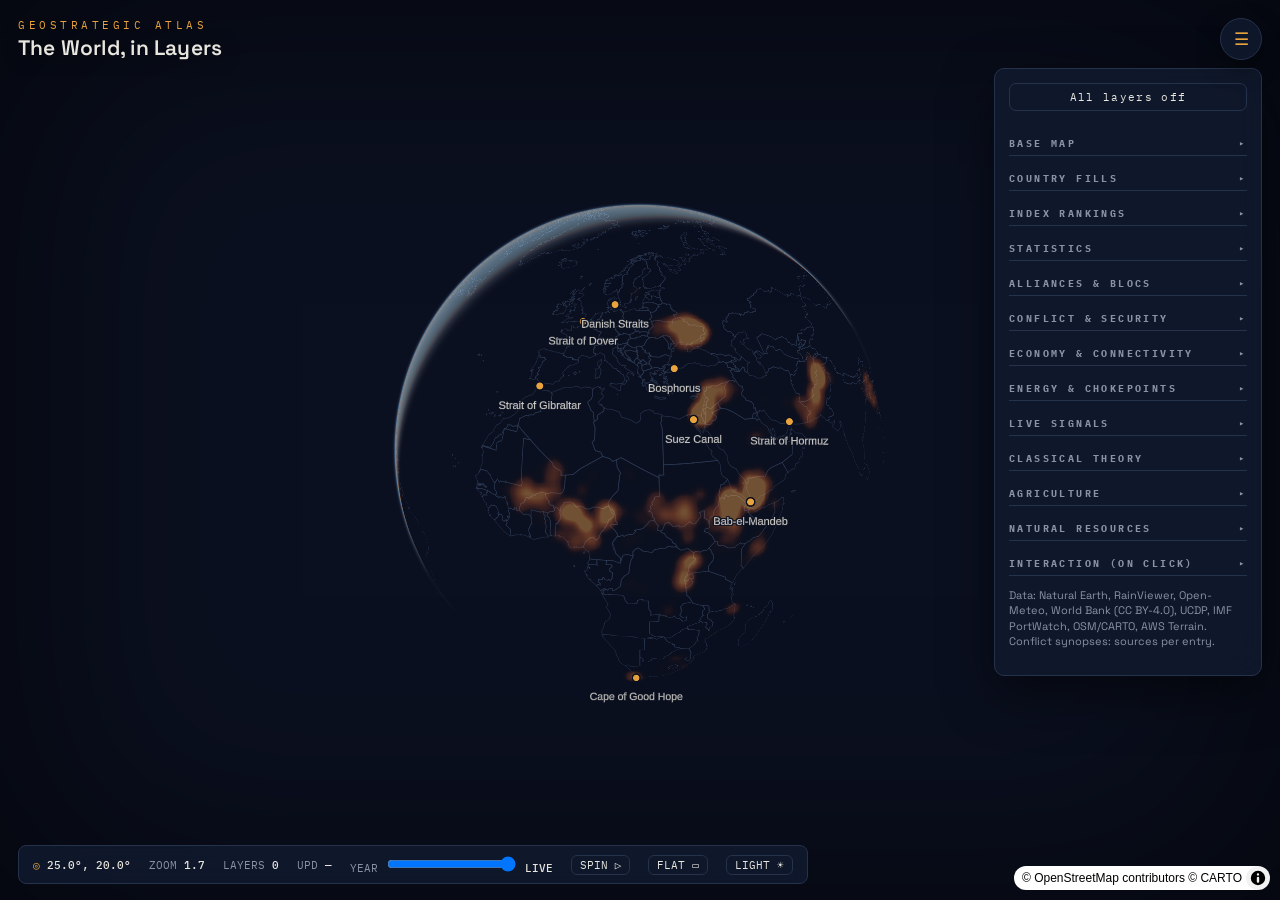
<file: index.html>
<!DOCTYPE html>
<html lang="en">
<head>
  <meta charset="utf-8" />
  <meta name="viewport" content="width=device-width, initial-scale=1, maximum-scale=1" />
  <title>Geostrat — interactive geostrategic globe</title>

  <!-- MapLibre GL (globe-capable) — vendored locally: no third-party round-trip -->
  <link href="vendor/maplibre-gl.css" rel="stylesheet" />

  <!-- Fonts: loaded non-blocking so first paint never waits on them -->
  <link rel="preconnect" href="https://fonts.googleapis.com">
  <link rel="preconnect" href="https://fonts.gstatic.com" crossorigin>
  <link href="https://fonts.googleapis.com/css2?family=Space+Grotesk:wght@400;500;600&family=IBM+Plex+Mono:wght@400;500&display=swap"
        rel="stylesheet" media="print" onload="this.media='all'">
  <noscript><link href="https://fonts.googleapis.com/css2?family=Space+Grotesk:wght@400;500;600&family=IBM+Plex+Mono:wght@400;500&display=swap" rel="stylesheet"></noscript>

  <link href="styles.css" rel="stylesheet" />

  <!-- Engine + decoder. defer = downloaded in parallel, run in order after parse. -->
  <script defer src="vendor/maplibre-gl.js"></script>
  <script defer src="vendor/topojson-client.min.js"></script>
</head>
<body>
  <div id="map"></div>

  <header class="masthead">
    <p class="eyebrow">Geostrategic Atlas</p>
    <h1>The World, in Layers</h1>
  </header>
  <!-- © 2026 [YOUR NAME]. All rights reserved. See LICENSE.md -->

  <!-- Control rail — populated by app.js -->
  <button id="rail-toggle" class="rail-toggle" aria-label="Toggle layers panel">☰</button>
  <aside class="rail" id="rail" aria-label="Map layers"></aside>

  <!-- Telemetry strip -->
  <div class="telemetry" id="telemetry">
    <span><span class="dot">◎</span> <b id="t-coords">0.0°, 0.0°</b></span>
    <span>ZOOM <b id="t-zoom">2.0</b></span>
    <span>LAYERS <b id="t-layers">0</b></span>
    <span>UPD <b id="t-upd">&mdash;</b></span>
    <span class="yearctl">YEAR <input id="t-year" type="range" min="2000" max="2026" step="1" value="2026"> <b id="t-yearv">LIVE</b></span>
    <span class="spin" id="t-spin" role="button" tabindex="0">SPIN ▷</span>
    <span class="spin" id="t-proj" role="button" tabindex="0">FLAT ▭</span>
    <span class="spin" id="t-theme" role="button" tabindex="0" aria-label="Toggle light and dark theme">LIGHT ☀</span>
  </div>

  <!-- Country info card -->
  <div class="card" id="card">
    <button class="close" id="card-close" aria-label="Close">✕</button>
    <p class="name" id="card-name">—</p>
    <div id="card-regime"></div>
    <p class="field">Power tier</p>
    <p class="value" id="card-tier">—</p>
    <p class="field">Strategic role</p>
    <p class="value" id="card-role">—</p>
    <p class="field">Blocs</p>
    <div class="chips" id="card-blocs"></div>
    <p class="field" id="card-vdem-field">V-Dem core indices <span class="vd-rankhead">score · rank</span></p>
    <div id="card-vdem"></div>
    <p class="vd-note" id="card-vdem-note"></p>
    <p class="field">Weather now</p>
    <div class="value" id="card-wx" style="font-size:13px">&mdash;</div>
    <p class="field">Conflicts</p>
    <div class="value" id="card-conflict" style="font-size:12px;line-height:1.45">—</div>
    <p class="field" id="card-active-field" style="display:none">Active layer</p>
    <div class="value" id="card-active" style="display:none">—</div>
    <p class="field">Indicators <span id="card-year" class="card-year"></span></p>
    <div class="value" id="card-stats">—</div>
    <a class="wb-link" id="card-wb" href="#" target="_blank" rel="noopener">World Bank profile ↗</a>
  </div>

  <!-- Loading overlay -->
  <div class="overlay" id="overlay"><p class="pulse" id="overlay-msg">Acquiring world geometry…</p></div>

  <!-- Data (edit these in /data — no code required) -->
  <script defer src="data/countries.js"></script>
  <script defer src="data/chokepoints.js"></script>
  <script defer src="data/conflict-sample.js"></script>
  <script defer src="data/theory-zones.js"></script>
  <script defer src="data/theory-meta.js"></script>
  <script defer src="data/power-sample.js"></script>
  <script defer src="data/newspulse-sample.js"></script>
  <script defer src="data/shipping-lanes.js"></script>
  <script defer src="data/bri.js"></script>
  <script defer src="data/religion.js"></script>
  <script defer src="data/conflicts.js"></script>
  <script defer src="data/bases.js"></script>
  <script defer src="data/proposals.js"></script>
  <script defer src="data/tradepartner.js"></script>
  <script defer src="data/resources.js"></script>
  <script defer src="data/resource-basins.js"></script>
  <script defer src="data/deltas.js"></script>
  <script defer src="data/haushofer.js"></script>
  <script defer src="data/agriculture.js"></script>

  <!-- App -->
  <script defer src="app.js"></script>
</body>
</html>
</file>
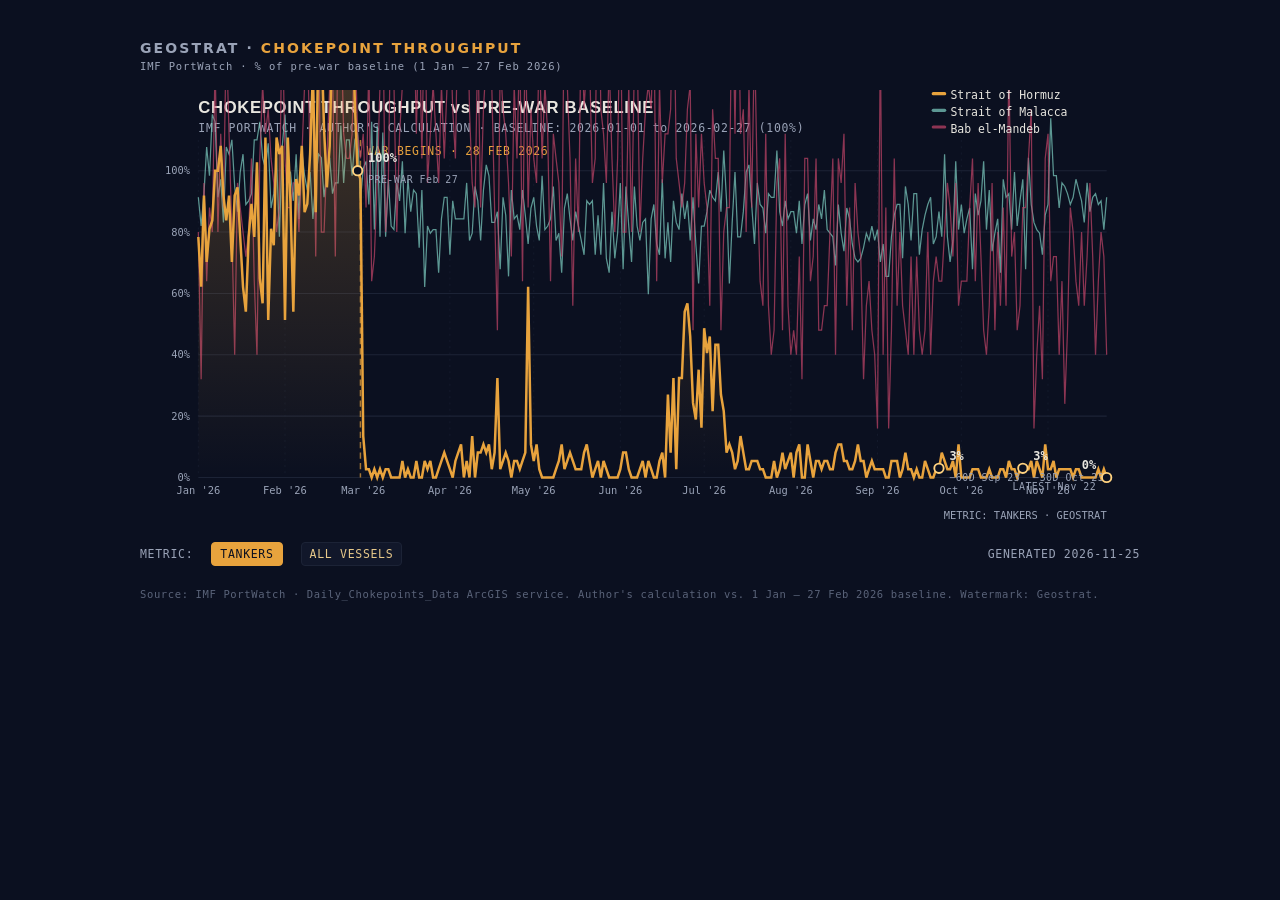
<file: chart.html>
<!doctype html>
<html lang="en">
<head>
<meta charset="utf-8" />
<title>Geostrat — Chokepoint throughput</title>
<meta name="viewport" content="width=device-width, initial-scale=1" />
<style>
  @font-face {
    font-family: "Space Grotesk"; font-style: normal; font-weight: 400 700;
    src: local("Space Grotesk");
  }
  html, body {
    background: #0B1020; color: #E8E6DF; margin: 0; padding: 0;
    font-family: "Space Grotesk", "Inter", system-ui, sans-serif;
  }
  .wrap { max-width: 1000px; margin: 0 auto; padding: 40px 20px 24px; }
  h1 {
    font-size: 14px; font-weight: 600; letter-spacing: 0.15em; text-transform: uppercase;
    color: #9AA3B7; margin: 0 0 4px;
  }
  h1 b { color: #E8A33D; }
  .sub {
    font-family: "IBM Plex Mono", "JetBrains Mono", monospace;
    font-size: 10.5px; letter-spacing: 0.08em; color: #9AA3B7; margin-bottom: 18px;
  }
  .chart { width: 100%; }
  .controls {
    display: flex; gap: 18px; align-items: center; margin: 14px 0 0;
    font-family: "IBM Plex Mono", "JetBrains Mono", monospace;
    font-size: 11.5px; color: #9AA3B7; letter-spacing: 0.06em;
  }
  .controls a, .controls label {
    color: #E8C98A; text-decoration: none; cursor: pointer;
    padding: 4px 8px; border: 1px solid #1C2336; border-radius: 4px;
    background: #11172A;
  }
  .controls a.active, .controls label.active { background: #E8A33D; color: #0B1020; border-color: #E8A33D; }
  .footer {
    margin-top: 22px; font-family: "IBM Plex Mono", monospace;
    font-size: 10.5px; color: #5A6379; letter-spacing: 0.06em;
  }
</style>
</head>
<body>
<div class="wrap">
  <h1>Geostrat · <b>Chokepoint throughput</b></h1>
  <div class="sub">IMF PortWatch · % of pre-war baseline (1 Jan – 27 Feb 2026)</div>
  <div id="chart" class="chart"></div>
  <div class="controls">
    METRIC:
    <a href="?metric=tanker" id="m-tanker">TANKERS</a>
    <a href="?metric=all" id="m-all">ALL VESSELS</a>
    <span style="flex:1"></span>
    <span id="generated"></span>
  </div>
  <div class="footer">
    Source: IMF PortWatch · Daily_Chokepoints_Data ArcGIS service. Author's calculation vs.
    1 Jan – 27 Feb 2026 baseline. Watermark: Geostrat.
  </div>
</div>

<script src="data/energy/throughput-chart.js"></script>
<script>
(function () {
  var params = new URLSearchParams(location.search);
  var metric = params.get("metric") === "all" ? "all" : "tanker";
  var primary = params.get("primary") || "hormuz";
  document.getElementById("m-" + metric).classList.add("active");

  fetch("data/energy/chokepoint_series.json", { cache: "no-store" })
    .then(function (r) {
      if (!r.ok) throw new Error("chokepoint_series.json HTTP " + r.status);
      return r.json();
    })
    .then(function (data) {
      var gen = document.getElementById("generated");
      if (gen && data.generated) gen.textContent = "GENERATED " + data.generated;
      window.renderThroughputChart(document.getElementById("chart"), data, {
        metric: metric, primary: primary
      });
    })
    .catch(function (e) {
      document.getElementById("chart").innerHTML =
        '<div style="color:#C44569;padding:20px;font-family:monospace">' +
        'Failed to load chokepoint_series.json: ' + e.message + '</div>';
    });
})();
</script>
</body>
</html>
</file>
<file: vendor/maplibre-gl.css>
.maplibregl-map{font:12px/20px Helvetica Neue,Arial,Helvetica,sans-serif;overflow:hidden;position:relative;-webkit-tap-highlight-color:rgb(0 0 0/0)}.maplibregl-canvas{left:0;position:absolute;top:0}.maplibregl-map:fullscreen{height:100%;width:100%}.maplibregl-ctrl-group button.maplibregl-ctrl-compass{touch-action:none}.maplibregl-canvas-container.maplibregl-interactive,.maplibregl-ctrl-group button.maplibregl-ctrl-compass{cursor:grab;-webkit-user-select:none;-moz-user-select:none;user-select:none}.maplibregl-canvas-container.maplibregl-interactive.maplibregl-track-pointer{cursor:pointer}.maplibregl-canvas-container.maplibregl-interactive:active,.maplibregl-ctrl-group button.maplibregl-ctrl-compass:active{cursor:grabbing}.maplibregl-canvas-container.maplibregl-touch-zoom-rotate,.maplibregl-canvas-container.maplibregl-touch-zoom-rotate .maplibregl-canvas{touch-action:pan-x pan-y}.maplibregl-canvas-container.maplibregl-touch-drag-pan,.maplibregl-canvas-container.maplibregl-touch-drag-pan .maplibregl-canvas{touch-action:pinch-zoom}.maplibregl-canvas-container.maplibregl-touch-zoom-rotate.maplibregl-touch-drag-pan,.maplibregl-canvas-container.maplibregl-touch-zoom-rotate.maplibregl-touch-drag-pan .maplibregl-canvas{touch-action:none}.maplibregl-canvas-container.maplibregl-touch-drag-pan.maplibregl-cooperative-gestures,.maplibregl-canvas-container.maplibregl-touch-drag-pan.maplibregl-cooperative-gestures .maplibregl-canvas{touch-action:pan-x pan-y}.maplibregl-ctrl-bottom-left,.maplibregl-ctrl-bottom-right,.maplibregl-ctrl-top-left,.maplibregl-ctrl-top-right{pointer-events:none;position:absolute;z-index:2}.maplibregl-ctrl-top-left{left:0;top:0}.maplibregl-ctrl-top-right{right:0;top:0}.maplibregl-ctrl-bottom-left{bottom:0;left:0}.maplibregl-ctrl-bottom-right{bottom:0;right:0}.maplibregl-ctrl{clear:both;pointer-events:auto;transform:translate(0)}.maplibregl-ctrl-top-left .maplibregl-ctrl{float:left;margin:10px 0 0 10px}.maplibregl-ctrl-top-right .maplibregl-ctrl{float:right;margin:10px 10px 0 0}.maplibregl-ctrl-bottom-left .maplibregl-ctrl{float:left;margin:0 0 10px 10px}.maplibregl-ctrl-bottom-right .maplibregl-ctrl{float:right;margin:0 10px 10px 0}.maplibregl-ctrl-group{background:#fff;border-radius:4px}.maplibregl-ctrl-group:not(:empty){box-shadow:0 0 0 2px rgba(0,0,0,.1)}@media (forced-colors:active){.maplibregl-ctrl-group:not(:empty){box-shadow:0 0 0 2px ButtonText}}.maplibregl-ctrl-group button{background-color:transparent;border:0;box-sizing:border-box;cursor:pointer;display:block;height:29px;outline:none;padding:0;width:29px}.maplibregl-ctrl-group button+button{border-top:1px solid #ddd}.maplibregl-ctrl button .maplibregl-ctrl-icon{background-position:50%;background-repeat:no-repeat;display:block;height:100%;width:100%}@media (forced-colors:active){.maplibregl-ctrl-icon{background-color:transparent}.maplibregl-ctrl-group button+button{border-top:1px solid ButtonText}}.maplibregl-ctrl button::-moz-focus-inner{border:0;padding:0}.maplibregl-ctrl-attrib-button:focus,.maplibregl-ctrl-group button:focus{box-shadow:0 0 2px 2px #0096ff}.maplibregl-ctrl button:disabled{cursor:not-allowed}.maplibregl-ctrl button:disabled .maplibregl-ctrl-icon{opacity:.25}@media (hover:hover){.maplibregl-ctrl button:not(:disabled):hover{background-color:rgba(0,0,0,.05)}}.maplibregl-ctrl button:not(:disabled):active{background-color:rgba(0,0,0,.05)}.maplibregl-ctrl-group button:focus:focus-visible{box-shadow:0 0 2px 2px #0096ff}.maplibregl-ctrl-group button:focus:not(:focus-visible){box-shadow:none}.maplibregl-ctrl-group button:focus:first-child{border-radius:4px 4px 0 0}.maplibregl-ctrl-group button:focus:last-child{border-radius:0 0 4px 4px}.maplibregl-ctrl-group button:focus:only-child{border-radius:inherit}.maplibregl-ctrl button.maplibregl-ctrl-zoom-out .maplibregl-ctrl-icon{background-image:url("data:image/svg+xml;charset=utf-8,%3Csvg xmlns='http://www.w3.org/2000/svg' width='29' height='29' fill='%23333' viewBox='0 0 29 29'%3E%3Cpath d='M10 13c-.75 0-1.5.75-1.5 1.5S9.25 16 10 16h9c.75 0 1.5-.75 1.5-1.5S19.75 13 19 13z'/%3E%3C/svg%3E")}.maplibregl-ctrl button.maplibregl-ctrl-zoom-in .maplibregl-ctrl-icon{background-image:url("data:image/svg+xml;charset=utf-8,%3Csvg xmlns='http://www.w3.org/2000/svg' width='29' height='29' fill='%23333' viewBox='0 0 29 29'%3E%3Cpath d='M14.5 8.5c-.75 0-1.5.75-1.5 1.5v3h-3c-.75 0-1.5.75-1.5 1.5S9.25 16 10 16h3v3c0 .75.75 1.5 1.5 1.5S16 19.75 16 19v-3h3c.75 0 1.5-.75 1.5-1.5S19.75 13 19 13h-3v-3c0-.75-.75-1.5-1.5-1.5'/%3E%3C/svg%3E")}@media (forced-colors:active){.maplibregl-ctrl button.maplibregl-ctrl-zoom-out .maplibregl-ctrl-icon{background-image:url("data:image/svg+xml;charset=utf-8,%3Csvg xmlns='http://www.w3.org/2000/svg' width='29' height='29' fill='%23fff' viewBox='0 0 29 29'%3E%3Cpath d='M10 13c-.75 0-1.5.75-1.5 1.5S9.25 16 10 16h9c.75 0 1.5-.75 1.5-1.5S19.75 13 19 13z'/%3E%3C/svg%3E")}.maplibregl-ctrl button.maplibregl-ctrl-zoom-in .maplibregl-ctrl-icon{background-image:url("data:image/svg+xml;charset=utf-8,%3Csvg xmlns='http://www.w3.org/2000/svg' width='29' height='29' fill='%23fff' viewBox='0 0 29 29'%3E%3Cpath d='M14.5 8.5c-.75 0-1.5.75-1.5 1.5v3h-3c-.75 0-1.5.75-1.5 1.5S9.25 16 10 16h3v3c0 .75.75 1.5 1.5 1.5S16 19.75 16 19v-3h3c.75 0 1.5-.75 1.5-1.5S19.75 13 19 13h-3v-3c0-.75-.75-1.5-1.5-1.5'/%3E%3C/svg%3E")}}@media (forced-colors:active) and (prefers-color-scheme:light){.maplibregl-ctrl button.maplibregl-ctrl-zoom-out .maplibregl-ctrl-icon{background-image:url("data:image/svg+xml;charset=utf-8,%3Csvg xmlns='http://www.w3.org/2000/svg' width='29' height='29' viewBox='0 0 29 29'%3E%3Cpath d='M10 13c-.75 0-1.5.75-1.5 1.5S9.25 16 10 16h9c.75 0 1.5-.75 1.5-1.5S19.75 13 19 13z'/%3E%3C/svg%3E")}.maplibregl-ctrl button.maplibregl-ctrl-zoom-in .maplibregl-ctrl-icon{background-image:url("data:image/svg+xml;charset=utf-8,%3Csvg xmlns='http://www.w3.org/2000/svg' width='29' height='29' viewBox='0 0 29 29'%3E%3Cpath d='M14.5 8.5c-.75 0-1.5.75-1.5 1.5v3h-3c-.75 0-1.5.75-1.5 1.5S9.25 16 10 16h3v3c0 .75.75 1.5 1.5 1.5S16 19.75 16 19v-3h3c.75 0 1.5-.75 1.5-1.5S19.75 13 19 13h-3v-3c0-.75-.75-1.5-1.5-1.5'/%3E%3C/svg%3E")}}.maplibregl-ctrl button.maplibregl-ctrl-fullscreen .maplibregl-ctrl-icon{background-image:url("data:image/svg+xml;charset=utf-8,%3Csvg xmlns='http://www.w3.org/2000/svg' width='29' height='29' fill='%23333' viewBox='0 0 29 29'%3E%3Cpath d='M24 16v5.5c0 1.75-.75 2.5-2.5 2.5H16v-1l3-1.5-4-5.5 1-1 5.5 4 1.5-3zM6 16l1.5 3 5.5-4 1 1-4 5.5 3 1.5v1H7.5C5.75 24 5 23.25 5 21.5V16zm7-11v1l-3 1.5 4 5.5-1 1-5.5-4L6 13H5V7.5C5 5.75 5.75 5 7.5 5zm11 2.5c0-1.75-.75-2.5-2.5-2.5H16v1l3 1.5-4 5.5 1 1 5.5-4 1.5 3h1z'/%3E%3C/svg%3E")}.maplibregl-ctrl button.maplibregl-ctrl-shrink .maplibregl-ctrl-icon{background-image:url("data:image/svg+xml;charset=utf-8,%3Csvg xmlns='http://www.w3.org/2000/svg' width='29' height='29' viewBox='0 0 29 29'%3E%3Cpath d='M18.5 16c-1.75 0-2.5.75-2.5 2.5V24h1l1.5-3 5.5 4 1-1-4-5.5 3-1.5v-1zM13 18.5c0-1.75-.75-2.5-2.5-2.5H5v1l3 1.5L4 24l1 1 5.5-4 1.5 3h1zm3-8c0 1.75.75 2.5 2.5 2.5H24v-1l-3-1.5L25 5l-1-1-5.5 4L17 5h-1zM10.5 13c1.75 0 2.5-.75 2.5-2.5V5h-1l-1.5 3L5 4 4 5l4 5.5L5 12v1z'/%3E%3C/svg%3E")}@media (forced-colors:active){.maplibregl-ctrl button.maplibregl-ctrl-fullscreen .maplibregl-ctrl-icon{background-image:url("data:image/svg+xml;charset=utf-8,%3Csvg xmlns='http://www.w3.org/2000/svg' width='29' height='29' fill='%23fff' viewBox='0 0 29 29'%3E%3Cpath d='M24 16v5.5c0 1.75-.75 2.5-2.5 2.5H16v-1l3-1.5-4-5.5 1-1 5.5 4 1.5-3zM6 16l1.5 3 5.5-4 1 1-4 5.5 3 1.5v1H7.5C5.75 24 5 23.25 5 21.5V16zm7-11v1l-3 1.5 4 5.5-1 1-5.5-4L6 13H5V7.5C5 5.75 5.75 5 7.5 5zm11 2.5c0-1.75-.75-2.5-2.5-2.5H16v1l3 1.5-4 5.5 1 1 5.5-4 1.5 3h1z'/%3E%3C/svg%3E")}.maplibregl-ctrl button.maplibregl-ctrl-shrink .maplibregl-ctrl-icon{background-image:url("data:image/svg+xml;charset=utf-8,%3Csvg xmlns='http://www.w3.org/2000/svg' width='29' height='29' fill='%23fff' viewBox='0 0 29 29'%3E%3Cpath d='M18.5 16c-1.75 0-2.5.75-2.5 2.5V24h1l1.5-3 5.5 4 1-1-4-5.5 3-1.5v-1zM13 18.5c0-1.75-.75-2.5-2.5-2.5H5v1l3 1.5L4 24l1 1 5.5-4 1.5 3h1zm3-8c0 1.75.75 2.5 2.5 2.5H24v-1l-3-1.5L25 5l-1-1-5.5 4L17 5h-1zM10.5 13c1.75 0 2.5-.75 2.5-2.5V5h-1l-1.5 3L5 4 4 5l4 5.5L5 12v1z'/%3E%3C/svg%3E")}}@media (forced-colors:active) and (prefers-color-scheme:light){.maplibregl-ctrl button.maplibregl-ctrl-fullscreen .maplibregl-ctrl-icon{background-image:url("data:image/svg+xml;charset=utf-8,%3Csvg xmlns='http://www.w3.org/2000/svg' width='29' height='29' viewBox='0 0 29 29'%3E%3Cpath d='M24 16v5.5c0 1.75-.75 2.5-2.5 2.5H16v-1l3-1.5-4-5.5 1-1 5.5 4 1.5-3zM6 16l1.5 3 5.5-4 1 1-4 5.5 3 1.5v1H7.5C5.75 24 5 23.25 5 21.5V16zm7-11v1l-3 1.5 4 5.5-1 1-5.5-4L6 13H5V7.5C5 5.75 5.75 5 7.5 5zm11 2.5c0-1.75-.75-2.5-2.5-2.5H16v1l3 1.5-4 5.5 1 1 5.5-4 1.5 3h1z'/%3E%3C/svg%3E")}.maplibregl-ctrl button.maplibregl-ctrl-shrink .maplibregl-ctrl-icon{background-image:url("data:image/svg+xml;charset=utf-8,%3Csvg xmlns='http://www.w3.org/2000/svg' width='29' height='29' viewBox='0 0 29 29'%3E%3Cpath d='M18.5 16c-1.75 0-2.5.75-2.5 2.5V24h1l1.5-3 5.5 4 1-1-4-5.5 3-1.5v-1zM13 18.5c0-1.75-.75-2.5-2.5-2.5H5v1l3 1.5L4 24l1 1 5.5-4 1.5 3h1zm3-8c0 1.75.75 2.5 2.5 2.5H24v-1l-3-1.5L25 5l-1-1-5.5 4L17 5h-1zM10.5 13c1.75 0 2.5-.75 2.5-2.5V5h-1l-1.5 3L5 4 4 5l4 5.5L5 12v1z'/%3E%3C/svg%3E")}}.maplibregl-ctrl button.maplibregl-ctrl-compass .maplibregl-ctrl-icon{background-image:url("data:image/svg+xml;charset=utf-8,%3Csvg xmlns='http://www.w3.org/2000/svg' width='29' height='29' fill='%23333' viewBox='0 0 29 29'%3E%3Cpath d='m10.5 14 4-8 4 8z'/%3E%3Cpath fill='%23ccc' d='m10.5 16 4 8 4-8z'/%3E%3C/svg%3E")}@media (forced-colors:active){.maplibregl-ctrl button.maplibregl-ctrl-compass .maplibregl-ctrl-icon{background-image:url("data:image/svg+xml;charset=utf-8,%3Csvg xmlns='http://www.w3.org/2000/svg' width='29' height='29' fill='%23fff' viewBox='0 0 29 29'%3E%3Cpath d='m10.5 14 4-8 4 8z'/%3E%3Cpath fill='%23ccc' d='m10.5 16 4 8 4-8z'/%3E%3C/svg%3E")}}@media (forced-colors:active) and (prefers-color-scheme:light){.maplibregl-ctrl button.maplibregl-ctrl-compass .maplibregl-ctrl-icon{background-image:url("data:image/svg+xml;charset=utf-8,%3Csvg xmlns='http://www.w3.org/2000/svg' width='29' height='29' viewBox='0 0 29 29'%3E%3Cpath d='m10.5 14 4-8 4 8z'/%3E%3Cpath fill='%23ccc' d='m10.5 16 4 8 4-8z'/%3E%3C/svg%3E")}}.maplibregl-ctrl button.maplibregl-ctrl-globe .maplibregl-ctrl-icon{background-image:url("data:image/svg+xml;charset=utf-8,%3Csvg xmlns='http://www.w3.org/2000/svg' width='22' height='22' fill='none' stroke='%23333' viewBox='0 0 22 22'%3E%3Ccircle cx='11' cy='11' r='8.5'/%3E%3Cpath d='M17.5 11c0 4.819-3.02 8.5-6.5 8.5S4.5 15.819 4.5 11 7.52 2.5 11 2.5s6.5 3.681 6.5 8.5Z'/%3E%3Cpath d='M13.5 11c0 2.447-.331 4.64-.853 6.206-.262.785-.562 1.384-.872 1.777-.314.399-.58.517-.775.517s-.461-.118-.775-.517c-.31-.393-.61-.992-.872-1.777C8.831 15.64 8.5 13.446 8.5 11s.331-4.64.853-6.206c.262-.785.562-1.384.872-1.777.314-.399.58-.517.775-.517s.461.118.775.517c.31.393.61.992.872 1.777.522 1.565.853 3.76.853 6.206Z'/%3E%3Cpath d='M11 7.5c-1.909 0-3.622-.166-4.845-.428-.616-.132-1.08-.283-1.379-.434a1.3 1.3 0 0 1-.224-.138q.07-.058.224-.138c.299-.151.763-.302 1.379-.434C7.378 5.666 9.091 5.5 11 5.5s3.622.166 4.845.428c.616.132 1.08.283 1.379.434.105.053.177.1.224.138q-.07.058-.224.138c-.299.151-.763.302-1.379.434-1.223.262-2.936.428-4.845.428ZM4.486 6.436ZM11 16.5c-1.909 0-3.622-.166-4.845-.428-.616-.132-1.08-.283-1.379-.434a1.3 1.3 0 0 1-.224-.138 1.3 1.3 0 0 1 .224-.138c.299-.151.763-.302 1.379-.434C7.378 14.666 9.091 14.5 11 14.5s3.622.166 4.845.428c.616.132 1.08.283 1.379.434.105.053.177.1.224.138a1.3 1.3 0 0 1-.224.138c-.299.151-.763.302-1.379.434-1.223.262-2.936.428-4.845.428Zm-6.514-1.064ZM11 12.5c-2.46 0-4.672-.222-6.255-.574-.796-.177-1.406-.38-1.805-.59a1.5 1.5 0 0 1-.39-.272.3.3 0 0 1-.047-.064.3.3 0 0 1 .048-.064c.066-.073.189-.167.389-.272.399-.21 1.009-.413 1.805-.59C6.328 9.722 8.54 9.5 11 9.5s4.672.222 6.256.574c.795.177 1.405.38 1.804.59.2.105.323.2.39.272a.3.3 0 0 1 .047.064.3.3 0 0 1-.048.064 1.4 1.4 0 0 1-.389.272c-.399.21-1.009.413-1.804.59-1.584.352-3.796.574-6.256.574Zm-8.501-1.51v.002zm0 .018v.002zm17.002.002v-.002zm0-.018v-.002z'/%3E%3C/svg%3E")}.maplibregl-ctrl button.maplibregl-ctrl-globe-enabled .maplibregl-ctrl-icon{background-image:url("data:image/svg+xml;charset=utf-8,%3Csvg xmlns='http://www.w3.org/2000/svg' width='22' height='22' fill='none' stroke='%2333b5e5' viewBox='0 0 22 22'%3E%3Ccircle cx='11' cy='11' r='8.5'/%3E%3Cpath d='M17.5 11c0 4.819-3.02 8.5-6.5 8.5S4.5 15.819 4.5 11 7.52 2.5 11 2.5s6.5 3.681 6.5 8.5Z'/%3E%3Cpath d='M13.5 11c0 2.447-.331 4.64-.853 6.206-.262.785-.562 1.384-.872 1.777-.314.399-.58.517-.775.517s-.461-.118-.775-.517c-.31-.393-.61-.992-.872-1.777C8.831 15.64 8.5 13.446 8.5 11s.331-4.64.853-6.206c.262-.785.562-1.384.872-1.777.314-.399.58-.517.775-.517s.461.118.775.517c.31.393.61.992.872 1.777.522 1.565.853 3.76.853 6.206Z'/%3E%3Cpath d='M11 7.5c-1.909 0-3.622-.166-4.845-.428-.616-.132-1.08-.283-1.379-.434a1.3 1.3 0 0 1-.224-.138q.07-.058.224-.138c.299-.151.763-.302 1.379-.434C7.378 5.666 9.091 5.5 11 5.5s3.622.166 4.845.428c.616.132 1.08.283 1.379.434.105.053.177.1.224.138q-.07.058-.224.138c-.299.151-.763.302-1.379.434-1.223.262-2.936.428-4.845.428ZM4.486 6.436ZM11 16.5c-1.909 0-3.622-.166-4.845-.428-.616-.132-1.08-.283-1.379-.434a1.3 1.3 0 0 1-.224-.138 1.3 1.3 0 0 1 .224-.138c.299-.151.763-.302 1.379-.434C7.378 14.666 9.091 14.5 11 14.5s3.622.166 4.845.428c.616.132 1.08.283 1.379.434.105.053.177.1.224.138a1.3 1.3 0 0 1-.224.138c-.299.151-.763.302-1.379.434-1.223.262-2.936.428-4.845.428Zm-6.514-1.064ZM11 12.5c-2.46 0-4.672-.222-6.255-.574-.796-.177-1.406-.38-1.805-.59a1.5 1.5 0 0 1-.39-.272.3.3 0 0 1-.047-.064.3.3 0 0 1 .048-.064c.066-.073.189-.167.389-.272.399-.21 1.009-.413 1.805-.59C6.328 9.722 8.54 9.5 11 9.5s4.672.222 6.256.574c.795.177 1.405.38 1.804.59.2.105.323.2.39.272a.3.3 0 0 1 .047.064.3.3 0 0 1-.048.064 1.4 1.4 0 0 1-.389.272c-.399.21-1.009.413-1.804.59-1.584.352-3.796.574-6.256.574Zm-8.501-1.51v.002zm0 .018v.002zm17.002.002v-.002zm0-.018v-.002z'/%3E%3C/svg%3E")}.maplibregl-ctrl button.maplibregl-ctrl-terrain .maplibregl-ctrl-icon{background-image:url("data:image/svg+xml;charset=utf-8,%3Csvg xmlns='http://www.w3.org/2000/svg' width='22' height='22' fill='%23333' viewBox='0 0 22 22'%3E%3Cpath d='m1.754 13.406 4.453-4.851 3.09 3.09 3.281 3.277.969-.969-3.309-3.312 3.844-4.121 6.148 6.886h1.082v-.855l-7.207-8.07-4.84 5.187L6.169 6.57l-5.48 5.965v.871ZM.688 16.844h20.625v1.375H.688Zm0 0'/%3E%3C/svg%3E")}.maplibregl-ctrl button.maplibregl-ctrl-terrain-enabled .maplibregl-ctrl-icon{background-image:url("data:image/svg+xml;charset=utf-8,%3Csvg xmlns='http://www.w3.org/2000/svg' width='22' height='22' fill='%2333b5e5' viewBox='0 0 22 22'%3E%3Cpath d='m1.754 13.406 4.453-4.851 3.09 3.09 3.281 3.277.969-.969-3.309-3.312 3.844-4.121 6.148 6.886h1.082v-.855l-7.207-8.07-4.84 5.187L6.169 6.57l-5.48 5.965v.871ZM.688 16.844h20.625v1.375H.688Zm0 0'/%3E%3C/svg%3E")}.maplibregl-ctrl button.maplibregl-ctrl-geolocate .maplibregl-ctrl-icon{background-image:url("data:image/svg+xml;charset=utf-8,%3Csvg xmlns='http://www.w3.org/2000/svg' width='29' height='29' fill='%23333' viewBox='0 0 20 20'%3E%3Cpath d='M10 4C9 4 9 5 9 5v.1A5 5 0 0 0 5.1 9H5s-1 0-1 1 1 1 1 1h.1A5 5 0 0 0 9 14.9v.1s0 1 1 1 1-1 1-1v-.1a5 5 0 0 0 3.9-3.9h.1s1 0 1-1-1-1-1-1h-.1A5 5 0 0 0 11 5.1V5s0-1-1-1m0 2.5a3.5 3.5 0 1 1 0 7 3.5 3.5 0 1 1 0-7'/%3E%3Ccircle cx='10' cy='10' r='2'/%3E%3C/svg%3E")}.maplibregl-ctrl button.maplibregl-ctrl-geolocate:disabled .maplibregl-ctrl-icon{background-image:url("data:image/svg+xml;charset=utf-8,%3Csvg xmlns='http://www.w3.org/2000/svg' width='29' height='29' fill='%23aaa' viewBox='0 0 20 20'%3E%3Cpath d='M10 4C9 4 9 5 9 5v.1A5 5 0 0 0 5.1 9H5s-1 0-1 1 1 1 1 1h.1A5 5 0 0 0 9 14.9v.1s0 1 1 1 1-1 1-1v-.1a5 5 0 0 0 3.9-3.9h.1s1 0 1-1-1-1-1-1h-.1A5 5 0 0 0 11 5.1V5s0-1-1-1m0 2.5a3.5 3.5 0 1 1 0 7 3.5 3.5 0 1 1 0-7'/%3E%3Ccircle cx='10' cy='10' r='2'/%3E%3Cpath fill='red' d='m14 5 1 1-9 9-1-1z'/%3E%3C/svg%3E")}.maplibregl-ctrl button.maplibregl-ctrl-geolocate.maplibregl-ctrl-geolocate-active .maplibregl-ctrl-icon{background-image:url("data:image/svg+xml;charset=utf-8,%3Csvg xmlns='http://www.w3.org/2000/svg' width='29' height='29' fill='%2333b5e5' viewBox='0 0 20 20'%3E%3Cpath d='M10 4C9 4 9 5 9 5v.1A5 5 0 0 0 5.1 9H5s-1 0-1 1 1 1 1 1h.1A5 5 0 0 0 9 14.9v.1s0 1 1 1 1-1 1-1v-.1a5 5 0 0 0 3.9-3.9h.1s1 0 1-1-1-1-1-1h-.1A5 5 0 0 0 11 5.1V5s0-1-1-1m0 2.5a3.5 3.5 0 1 1 0 7 3.5 3.5 0 1 1 0-7'/%3E%3Ccircle cx='10' cy='10' r='2'/%3E%3C/svg%3E")}.maplibregl-ctrl button.maplibregl-ctrl-geolocate.maplibregl-ctrl-geolocate-active-error .maplibregl-ctrl-icon{background-image:url("data:image/svg+xml;charset=utf-8,%3Csvg xmlns='http://www.w3.org/2000/svg' width='29' height='29' fill='%23e58978' viewBox='0 0 20 20'%3E%3Cpath d='M10 4C9 4 9 5 9 5v.1A5 5 0 0 0 5.1 9H5s-1 0-1 1 1 1 1 1h.1A5 5 0 0 0 9 14.9v.1s0 1 1 1 1-1 1-1v-.1a5 5 0 0 0 3.9-3.9h.1s1 0 1-1-1-1-1-1h-.1A5 5 0 0 0 11 5.1V5s0-1-1-1m0 2.5a3.5 3.5 0 1 1 0 7 3.5 3.5 0 1 1 0-7'/%3E%3Ccircle cx='10' cy='10' r='2'/%3E%3C/svg%3E")}.maplibregl-ctrl button.maplibregl-ctrl-geolocate.maplibregl-ctrl-geolocate-background .maplibregl-ctrl-icon{background-image:url("data:image/svg+xml;charset=utf-8,%3Csvg xmlns='http://www.w3.org/2000/svg' width='29' height='29' fill='%2333b5e5' viewBox='0 0 20 20'%3E%3Cpath d='M10 4C9 4 9 5 9 5v.1A5 5 0 0 0 5.1 9H5s-1 0-1 1 1 1 1 1h.1A5 5 0 0 0 9 14.9v.1s0 1 1 1 1-1 1-1v-.1a5 5 0 0 0 3.9-3.9h.1s1 0 1-1-1-1-1-1h-.1A5 5 0 0 0 11 5.1V5s0-1-1-1m0 2.5a3.5 3.5 0 1 1 0 7 3.5 3.5 0 1 1 0-7'/%3E%3C/svg%3E")}.maplibregl-ctrl button.maplibregl-ctrl-geolocate.maplibregl-ctrl-geolocate-background-error .maplibregl-ctrl-icon{background-image:url("data:image/svg+xml;charset=utf-8,%3Csvg xmlns='http://www.w3.org/2000/svg' width='29' height='29' fill='%23e54e33' viewBox='0 0 20 20'%3E%3Cpath d='M10 4C9 4 9 5 9 5v.1A5 5 0 0 0 5.1 9H5s-1 0-1 1 1 1 1 1h.1A5 5 0 0 0 9 14.9v.1s0 1 1 1 1-1 1-1v-.1a5 5 0 0 0 3.9-3.9h.1s1 0 1-1-1-1-1-1h-.1A5 5 0 0 0 11 5.1V5s0-1-1-1m0 2.5a3.5 3.5 0 1 1 0 7 3.5 3.5 0 1 1 0-7'/%3E%3C/svg%3E")}.maplibregl-ctrl button.maplibregl-ctrl-geolocate.maplibregl-ctrl-geolocate-waiting .maplibregl-ctrl-icon{animation:maplibregl-spin 2s linear infinite}@media (forced-colors:active){.maplibregl-ctrl button.maplibregl-ctrl-geolocate .maplibregl-ctrl-icon{background-image:url("data:image/svg+xml;charset=utf-8,%3Csvg xmlns='http://www.w3.org/2000/svg' width='29' height='29' fill='%23fff' viewBox='0 0 20 20'%3E%3Cpath d='M10 4C9 4 9 5 9 5v.1A5 5 0 0 0 5.1 9H5s-1 0-1 1 1 1 1 1h.1A5 5 0 0 0 9 14.9v.1s0 1 1 1 1-1 1-1v-.1a5 5 0 0 0 3.9-3.9h.1s1 0 1-1-1-1-1-1h-.1A5 5 0 0 0 11 5.1V5s0-1-1-1m0 2.5a3.5 3.5 0 1 1 0 7 3.5 3.5 0 1 1 0-7'/%3E%3Ccircle cx='10' cy='10' r='2'/%3E%3C/svg%3E")}.maplibregl-ctrl button.maplibregl-ctrl-geolocate:disabled .maplibregl-ctrl-icon{background-image:url("data:image/svg+xml;charset=utf-8,%3Csvg xmlns='http://www.w3.org/2000/svg' width='29' height='29' fill='%23999' viewBox='0 0 20 20'%3E%3Cpath d='M10 4C9 4 9 5 9 5v.1A5 5 0 0 0 5.1 9H5s-1 0-1 1 1 1 1 1h.1A5 5 0 0 0 9 14.9v.1s0 1 1 1 1-1 1-1v-.1a5 5 0 0 0 3.9-3.9h.1s1 0 1-1-1-1-1-1h-.1A5 5 0 0 0 11 5.1V5s0-1-1-1m0 2.5a3.5 3.5 0 1 1 0 7 3.5 3.5 0 1 1 0-7'/%3E%3Ccircle cx='10' cy='10' r='2'/%3E%3Cpath fill='red' d='m14 5 1 1-9 9-1-1z'/%3E%3C/svg%3E")}.maplibregl-ctrl button.maplibregl-ctrl-geolocate.maplibregl-ctrl-geolocate-active .maplibregl-ctrl-icon{background-image:url("data:image/svg+xml;charset=utf-8,%3Csvg xmlns='http://www.w3.org/2000/svg' width='29' height='29' fill='%2333b5e5' viewBox='0 0 20 20'%3E%3Cpath d='M10 4C9 4 9 5 9 5v.1A5 5 0 0 0 5.1 9H5s-1 0-1 1 1 1 1 1h.1A5 5 0 0 0 9 14.9v.1s0 1 1 1 1-1 1-1v-.1a5 5 0 0 0 3.9-3.9h.1s1 0 1-1-1-1-1-1h-.1A5 5 0 0 0 11 5.1V5s0-1-1-1m0 2.5a3.5 3.5 0 1 1 0 7 3.5 3.5 0 1 1 0-7'/%3E%3Ccircle cx='10' cy='10' r='2'/%3E%3C/svg%3E")}.maplibregl-ctrl button.maplibregl-ctrl-geolocate.maplibregl-ctrl-geolocate-active-error .maplibregl-ctrl-icon{background-image:url("data:image/svg+xml;charset=utf-8,%3Csvg xmlns='http://www.w3.org/2000/svg' width='29' height='29' fill='%23e58978' viewBox='0 0 20 20'%3E%3Cpath d='M10 4C9 4 9 5 9 5v.1A5 5 0 0 0 5.1 9H5s-1 0-1 1 1 1 1 1h.1A5 5 0 0 0 9 14.9v.1s0 1 1 1 1-1 1-1v-.1a5 5 0 0 0 3.9-3.9h.1s1 0 1-1-1-1-1-1h-.1A5 5 0 0 0 11 5.1V5s0-1-1-1m0 2.5a3.5 3.5 0 1 1 0 7 3.5 3.5 0 1 1 0-7'/%3E%3Ccircle cx='10' cy='10' r='2'/%3E%3C/svg%3E")}.maplibregl-ctrl button.maplibregl-ctrl-geolocate.maplibregl-ctrl-geolocate-background .maplibregl-ctrl-icon{background-image:url("data:image/svg+xml;charset=utf-8,%3Csvg xmlns='http://www.w3.org/2000/svg' width='29' height='29' fill='%2333b5e5' viewBox='0 0 20 20'%3E%3Cpath d='M10 4C9 4 9 5 9 5v.1A5 5 0 0 0 5.1 9H5s-1 0-1 1 1 1 1 1h.1A5 5 0 0 0 9 14.9v.1s0 1 1 1 1-1 1-1v-.1a5 5 0 0 0 3.9-3.9h.1s1 0 1-1-1-1-1-1h-.1A5 5 0 0 0 11 5.1V5s0-1-1-1m0 2.5a3.5 3.5 0 1 1 0 7 3.5 3.5 0 1 1 0-7'/%3E%3C/svg%3E")}.maplibregl-ctrl button.maplibregl-ctrl-geolocate.maplibregl-ctrl-geolocate-background-error .maplibregl-ctrl-icon{background-image:url("data:image/svg+xml;charset=utf-8,%3Csvg xmlns='http://www.w3.org/2000/svg' width='29' height='29' fill='%23e54e33' viewBox='0 0 20 20'%3E%3Cpath d='M10 4C9 4 9 5 9 5v.1A5 5 0 0 0 5.1 9H5s-1 0-1 1 1 1 1 1h.1A5 5 0 0 0 9 14.9v.1s0 1 1 1 1-1 1-1v-.1a5 5 0 0 0 3.9-3.9h.1s1 0 1-1-1-1-1-1h-.1A5 5 0 0 0 11 5.1V5s0-1-1-1m0 2.5a3.5 3.5 0 1 1 0 7 3.5 3.5 0 1 1 0-7'/%3E%3C/svg%3E")}}@media (forced-colors:active) and (prefers-color-scheme:light){.maplibregl-ctrl button.maplibregl-ctrl-geolocate .maplibregl-ctrl-icon{background-image:url("data:image/svg+xml;charset=utf-8,%3Csvg xmlns='http://www.w3.org/2000/svg' width='29' height='29' viewBox='0 0 20 20'%3E%3Cpath d='M10 4C9 4 9 5 9 5v.1A5 5 0 0 0 5.1 9H5s-1 0-1 1 1 1 1 1h.1A5 5 0 0 0 9 14.9v.1s0 1 1 1 1-1 1-1v-.1a5 5 0 0 0 3.9-3.9h.1s1 0 1-1-1-1-1-1h-.1A5 5 0 0 0 11 5.1V5s0-1-1-1m0 2.5a3.5 3.5 0 1 1 0 7 3.5 3.5 0 1 1 0-7'/%3E%3Ccircle cx='10' cy='10' r='2'/%3E%3C/svg%3E")}.maplibregl-ctrl button.maplibregl-ctrl-geolocate:disabled .maplibregl-ctrl-icon{background-image:url("data:image/svg+xml;charset=utf-8,%3Csvg xmlns='http://www.w3.org/2000/svg' width='29' height='29' fill='%23666' viewBox='0 0 20 20'%3E%3Cpath d='M10 4C9 4 9 5 9 5v.1A5 5 0 0 0 5.1 9H5s-1 0-1 1 1 1 1 1h.1A5 5 0 0 0 9 14.9v.1s0 1 1 1 1-1 1-1v-.1a5 5 0 0 0 3.9-3.9h.1s1 0 1-1-1-1-1-1h-.1A5 5 0 0 0 11 5.1V5s0-1-1-1m0 2.5a3.5 3.5 0 1 1 0 7 3.5 3.5 0 1 1 0-7'/%3E%3Ccircle cx='10' cy='10' r='2'/%3E%3Cpath fill='red' d='m14 5 1 1-9 9-1-1z'/%3E%3C/svg%3E")}}@keyframes maplibregl-spin{0%{transform:rotate(0deg)}to{transform:rotate(1turn)}}a.maplibregl-ctrl-logo{background-image:url("data:image/svg+xml;charset=utf-8,%3Csvg xmlns='http://www.w3.org/2000/svg' width='88' height='23' fill='none'%3E%3Cpath fill='%23000' fill-opacity='.4' fill-rule='evenodd' d='M17.408 16.796h-1.827l2.501-12.095h.198l3.324 6.533.988 2.19.988-2.19 3.258-6.533h.181l2.6 12.095h-1.81l-1.218-5.644-.362-1.71-.658 1.71-2.929 5.644h-.098l-2.914-5.644-.757-1.71-.345 1.71zm1.958-3.42-.726 3.663a1.255 1.255 0 0 1-1.232 1.011h-1.827a1.255 1.255 0 0 1-1.229-1.509l2.501-12.095a1.255 1.255 0 0 1 1.23-1.001h.197a1.25 1.25 0 0 1 1.12.685l3.19 6.273 3.125-6.263a1.25 1.25 0 0 1 1.123-.695h.181a1.255 1.255 0 0 1 1.227.991l1.443 6.71a5 5 0 0 1 .314-.787l.009-.016a4.6 4.6 0 0 1 1.777-1.887c.782-.46 1.668-.667 2.611-.667a4.6 4.6 0 0 1 1.7.32l.306.134c.21-.16.474-.256.759-.256h1.694a1.255 1.255 0 0 1 1.212.925 1.255 1.255 0 0 1 1.212-.925h1.711c.284 0 .545.094.755.252.613-.3 1.312-.45 2.075-.45 1.356 0 2.557.445 3.482 1.4q.47.48.763 1.064V4.701a1.255 1.255 0 0 1 1.255-1.255h1.86A1.255 1.255 0 0 1 54.44 4.7v9.194h2.217c.19 0 .37.043.532.118v-4.77c0-.356.147-.678.385-.906a2.42 2.42 0 0 1-.682-1.71c0-.665.267-1.253.735-1.7a2.45 2.45 0 0 1 1.722-.674 2.43 2.43 0 0 1 1.705.675q.318.302.504.683V4.7a1.255 1.255 0 0 1 1.255-1.255h1.744A1.255 1.255 0 0 1 65.812 4.7v3.335a4.8 4.8 0 0 1 1.526-.246c.938 0 1.817.214 2.59.69a4.47 4.47 0 0 1 1.67 1.743v-.98a1.255 1.255 0 0 1 1.256-1.256h1.777c.233 0 .451.064.639.174a3.4 3.4 0 0 1 1.567-.372c.346 0 .861.02 1.285.232a1.25 1.25 0 0 1 .689 1.004 4.7 4.7 0 0 1 .853-.588c.795-.44 1.675-.647 2.61-.647 1.385 0 2.65.39 3.525 1.396.836.938 1.168 2.173 1.168 3.528q-.001.515-.056 1.051a1.255 1.255 0 0 1-.947 1.09l.408.952a1.255 1.255 0 0 1-.477 1.552c-.418.268-.92.463-1.458.612-.613.171-1.304.244-2.049.244-1.06 0-2.043-.207-2.886-.698l-.015-.008c-.798-.48-1.419-1.135-1.818-1.963l-.004-.008a5.8 5.8 0 0 1-.548-2.512q0-.429.053-.843a1.3 1.3 0 0 1-.333-.086l-.166-.004c-.223 0-.426.062-.643.228-.03.024-.142.139-.142.59v3.883a1.255 1.255 0 0 1-1.256 1.256h-1.777a1.255 1.255 0 0 1-1.256-1.256V15.69l-.032.057a4.8 4.8 0 0 1-1.86 1.833 5.04 5.04 0 0 1-2.484.634 4.5 4.5 0 0 1-1.935-.424 1.25 1.25 0 0 1-.764.258h-1.71a1.255 1.255 0 0 1-1.256-1.255V7.687a2.4 2.4 0 0 1-.428.625c.253.23.412.561.412.93v7.553a1.255 1.255 0 0 1-1.256 1.255h-1.843a1.25 1.25 0 0 1-.894-.373c-.228.23-.544.373-.894.373H51.32a1.255 1.255 0 0 1-1.256-1.255v-1.251l-.061.117a4.7 4.7 0 0 1-1.782 1.884 4.77 4.77 0 0 1-2.485.67 5.6 5.6 0 0 1-1.485-.188l.009 2.764a1.255 1.255 0 0 1-1.255 1.259h-1.729a1.255 1.255 0 0 1-1.255-1.255v-3.537a1.255 1.255 0 0 1-1.167.793h-1.679a1.25 1.25 0 0 1-.77-.263 4.5 4.5 0 0 1-1.945.429c-.885 0-1.724-.21-2.495-.632l-.017-.01a5 5 0 0 1-1.081-.836 1.255 1.255 0 0 1-1.254 1.312h-1.81a1.255 1.255 0 0 1-1.228-.99l-.782-3.625-2.044 3.939a1.25 1.25 0 0 1-1.115.676h-.098a1.25 1.25 0 0 1-1.116-.68l-2.061-3.994zM35.92 16.63l.207-.114.223-.15q.493-.356.735-.785l.061-.118.033 1.332h1.678V9.242h-1.694l-.033 1.267q-.133-.329-.526-.658l-.032-.028a3.2 3.2 0 0 0-.668-.428l-.27-.12a3.3 3.3 0 0 0-1.235-.23q-1.136-.001-1.974.493a3.36 3.36 0 0 0-1.3 1.382q-.445.89-.444 2.074 0 1.2.51 2.107a3.8 3.8 0 0 0 1.382 1.381 3.9 3.9 0 0 0 1.893.477q.795 0 1.455-.33zm-2.789-5.38q-.576.675-.575 1.762 0 1.102.559 1.794.576.675 1.645.675a2.25 2.25 0 0 0 .934-.19 2.2 2.2 0 0 0 .468-.29l.178-.161a2.2 2.2 0 0 0 .397-.561q.244-.5.244-1.15v-.115q0-.708-.296-1.267l-.043-.077a2.2 2.2 0 0 0-.633-.709l-.13-.086-.047-.028a2.1 2.1 0 0 0-1.073-.285q-1.052 0-1.629.692zm2.316 2.706c.163-.17.28-.407.28-.83v-.114c0-.292-.06-.508-.15-.68a.96.96 0 0 0-.353-.389.85.85 0 0 0-.464-.127c-.4 0-.56.114-.664.239l-.01.012c-.148.174-.275.45-.275.945 0 .506.122.801.27.99.097.11.266.224.68.224.303 0 .504-.09.687-.269zm7.545 1.705a2.6 2.6 0 0 0 .331.423q.319.33.755.548l.173.074q.65.255 1.49.255 1.02 0 1.844-.493a3.45 3.45 0 0 0 1.316-1.4q.493-.904.493-2.089 0-1.909-.988-2.913-.988-1.02-2.584-1.02-.898 0-1.575.347a3 3 0 0 0-.415.262l-.199.166a3.4 3.4 0 0 0-.64.82V9.242h-1.712v11.553h1.729l-.017-5.134zm.53-1.138q.206.29.48.5l.155.11.053.034q.51.296 1.119.297 1.07 0 1.645-.675.577-.69.576-1.762 0-1.119-.576-1.777-.558-.675-1.645-.675-.435 0-.835.16a2 2 0 0 0-.284.136 2 2 0 0 0-.363.254 2.2 2.2 0 0 0-.46.569l-.082.162a2.6 2.6 0 0 0-.213 1.072v.115q0 .707.296 1.267l.135.211zm.964-.818a1.1 1.1 0 0 0 .367.385.94.94 0 0 0 .476.118c.423 0 .59-.117.687-.23.159-.194.28-.478.28-.95 0-.53-.133-.8-.266-.952l-.021-.025c-.078-.094-.231-.221-.68-.221a1 1 0 0 0-.503.135l-.012.007a.86.86 0 0 0-.335.343c-.073.133-.132.324-.132.614v.115a1.4 1.4 0 0 0 .14.66zm15.7-6.222q.347-.346.346-.856a1.05 1.05 0 0 0-.345-.79 1.18 1.18 0 0 0-.84-.329q-.51 0-.855.33a1.05 1.05 0 0 0-.346.79q0 .51.346.855.345.346.856.346.51 0 .839-.346zm4.337 9.314.033-1.332q.191.403.59.747l.098.081a4 4 0 0 0 .316.224l.223.122a3.2 3.2 0 0 0 1.44.322 3.8 3.8 0 0 0 1.875-.477 3.5 3.5 0 0 0 1.382-1.366q.527-.89.526-2.09 0-1.184-.444-2.073a3.24 3.24 0 0 0-1.283-1.399q-.823-.51-1.942-.51a3.5 3.5 0 0 0-1.527.344l-.086.043-.165.09a3 3 0 0 0-.33.214q-.432.315-.656.707a2 2 0 0 0-.099.198l.082-1.283V4.701h-1.744v12.095zm.473-2.509a2.5 2.5 0 0 0 .566.7q.117.098.245.18l.144.08a2.1 2.1 0 0 0 .975.232q1.07 0 1.645-.675.576-.69.576-1.778 0-1.102-.576-1.777-.56-.691-1.645-.692a2.2 2.2 0 0 0-1.015.235q-.22.113-.415.282l-.15.142a2.1 2.1 0 0 0-.42.594q-.223.479-.223 1.1v.115q0 .705.293 1.26zm2.616-.293c.157-.191.28-.479.28-.967 0-.51-.13-.79-.276-.961l-.021-.026c-.082-.1-.232-.225-.67-.225a.87.87 0 0 0-.681.279l-.012.011c-.154.155-.274.38-.274.807v.115c0 .285.057.499.144.669a1.1 1.1 0 0 0 .367.405c.137.082.28.123.455.123.423 0 .59-.118.686-.23zm8.266-3.013q.345-.13.724-.14l.069-.002q.493 0 .642.099l.247-1.794q-.196-.099-.717-.099a2.3 2.3 0 0 0-.545.063 2 2 0 0 0-.411.148 2.2 2.2 0 0 0-.4.249 2.5 2.5 0 0 0-.485.499 2.7 2.7 0 0 0-.32.581l-.05.137v-1.48h-1.778v7.553h1.777v-3.884q0-.546.159-.943a1.5 1.5 0 0 1 .466-.636 2.5 2.5 0 0 1 .399-.253 2 2 0 0 1 .224-.099zm9.784 2.656.05-.922q0-1.743-.856-2.698-.838-.97-2.584-.97-1.119-.001-2.007.493a3.46 3.46 0 0 0-1.4 1.382q-.493.906-.493 2.106 0 1.07.428 1.975.428.89 1.332 1.432.906.526 2.255.526.973 0 1.668-.185l.044-.012.135-.04q.613-.184.984-.421l-.542-1.267q-.3.162-.642.274l-.297.087q-.51.131-1.3.131-.954 0-1.497-.444a1.6 1.6 0 0 1-.192-.193q-.366-.44-.512-1.234l-.004-.021zm-5.427-1.256-.003.022h3.752v-.138q-.011-.727-.288-1.118a1 1 0 0 0-.156-.176q-.46-.428-1.316-.428-.986 0-1.494.604-.379.45-.494 1.234zm-27.053 2.77V4.7h-1.86v12.095h5.333V15.15zm7.103-5.908v7.553h-1.843V9.242h1.843z'/%3E%3Cpath fill='%23fff' d='m19.63 11.151-.757-1.71-.345 1.71-1.12 5.644h-1.827L18.083 4.7h.197l3.325 6.533.988 2.19.988-2.19L26.839 4.7h.181l2.6 12.095h-1.81l-1.218-5.644-.362-1.71-.658 1.71-2.93 5.644h-.098l-2.913-5.644zm14.836 5.81q-1.02 0-1.893-.478a3.8 3.8 0 0 1-1.381-1.382q-.51-.906-.51-2.106 0-1.185.444-2.074a3.36 3.36 0 0 1 1.3-1.382q.839-.494 1.974-.494a3.3 3.3 0 0 1 1.234.231 3.3 3.3 0 0 1 .97.575q.396.33.527.659l.033-1.267h1.694v7.553H37.18l-.033-1.332q-.279.593-1.02 1.053a3.17 3.17 0 0 1-1.662.444zm.296-1.482q.938 0 1.58-.642.642-.66.642-1.711v-.115q0-.708-.296-1.267a2.2 2.2 0 0 0-.807-.872 2.1 2.1 0 0 0-1.119-.313q-1.053 0-1.629.692-.575.675-.575 1.76 0 1.103.559 1.795.577.675 1.645.675zm6.521-6.237h1.711v1.4q.906-1.597 2.83-1.597 1.596 0 2.584 1.02.988 1.005.988 2.914 0 1.185-.493 2.09a3.46 3.46 0 0 1-1.316 1.399 3.5 3.5 0 0 1-1.844.493q-.954 0-1.662-.329a2.67 2.67 0 0 1-1.086-.97l.017 5.134h-1.728zm4.048 6.22q1.07 0 1.645-.674.577-.69.576-1.762 0-1.119-.576-1.777-.558-.675-1.645-.675-.592 0-1.12.296-.51.28-.822.823-.296.527-.296 1.234v.115q0 .708.296 1.267.313.543.823.855.51.296 1.119.297z'/%3E%3Cpath fill='%23e1e3e9' d='M51.325 4.7h1.86v10.45h3.473v1.646h-5.333zm7.12 4.542h1.843v7.553h-1.843zm.905-1.415a1.16 1.16 0 0 1-.856-.346 1.17 1.17 0 0 1-.346-.856 1.05 1.05 0 0 1 .346-.79q.346-.329.856-.329.494 0 .839.33a1.05 1.05 0 0 1 .345.79 1.16 1.16 0 0 1-.345.855q-.33.346-.84.346zm7.875 9.133a3.17 3.17 0 0 1-1.662-.444q-.723-.46-1.004-1.053l-.033 1.332h-1.71V4.701h1.743v4.657l-.082 1.283q.279-.658 1.086-1.119a3.5 3.5 0 0 1 1.778-.477q1.119 0 1.942.51a3.24 3.24 0 0 1 1.283 1.4q.445.888.444 2.072 0 1.201-.526 2.09a3.5 3.5 0 0 1-1.382 1.366 3.8 3.8 0 0 1-1.876.477zm-.296-1.481q1.069 0 1.645-.675.577-.69.577-1.778 0-1.102-.577-1.776-.56-.691-1.645-.692a2.12 2.12 0 0 0-1.58.659q-.642.641-.642 1.694v.115q0 .71.296 1.267a2.4 2.4 0 0 0 .807.872 2.1 2.1 0 0 0 1.119.313zm5.927-6.237h1.777v1.481q.263-.757.856-1.217a2.14 2.14 0 0 1 1.349-.46q.527 0 .724.098l-.247 1.794q-.149-.099-.642-.099-.774 0-1.416.494-.626.493-.626 1.58v3.883h-1.777V9.242zm9.534 7.718q-1.35 0-2.255-.526-.904-.543-1.332-1.432a4.6 4.6 0 0 1-.428-1.975q0-1.2.493-2.106a3.46 3.46 0 0 1 1.4-1.382q.889-.495 2.007-.494 1.744 0 2.584.97.855.956.856 2.7 0 .444-.05.92h-5.43q.18 1.005.708 1.45.542.443 1.497.443.79 0 1.3-.131a4 4 0 0 0 .938-.362l.542 1.267q-.411.263-1.119.46-.708.198-1.711.197zm1.596-4.558q.016-1.02-.444-1.432-.46-.428-1.316-.428-1.728 0-1.991 1.86z'/%3E%3Cpath d='M5.074 15.948a.484.657 0 0 0-.486.659v1.84a.484.657 0 0 0 .486.659h4.101a.484.657 0 0 0 .486-.659v-1.84a.484.657 0 0 0-.486-.659zm3.56 1.16H5.617v.838h3.017z' style='fill:%23fff;fill-rule:evenodd;stroke-width:1.03600001'/%3E%3Cg style='stroke-width:1.12603545'%3E%3Cpath d='M-9.408-1.416c-3.833-.025-7.056 2.912-7.08 6.615-.02 3.08 1.653 4.832 3.107 6.268.903.892 1.721 1.74 2.32 2.902l-.525-.004c-.543-.003-.992.304-1.24.639a1.87 1.87 0 0 0-.362 1.121l-.011 1.877c-.003.402.104.787.347 1.125.244.338.688.653 1.23.656l4.142.028c.542.003.99-.306 1.238-.641a1.87 1.87 0 0 0 .363-1.121l.012-1.875a1.87 1.87 0 0 0-.348-1.127c-.243-.338-.688-.653-1.23-.656l-.518-.004c.597-1.145 1.425-1.983 2.348-2.87 1.473-1.414 3.18-3.149 3.2-6.226-.016-3.59-2.923-6.684-6.993-6.707m-.006 1.1v.002c3.274.02 5.92 2.532 5.9 5.6-.017 2.706-1.39 4.026-2.863 5.44-1.034.994-2.118 2.033-2.814 3.633-.018.041-.052.055-.075.065q-.013.004-.02.01a.34.34 0 0 1-.226.084.34.34 0 0 1-.224-.086l-.092-.077c-.699-1.615-1.768-2.669-2.781-3.67-1.454-1.435-2.797-2.762-2.78-5.478.02-3.067 2.7-5.545 5.975-5.523m-.02 2.826c-1.62-.01-2.944 1.315-2.955 2.96-.01 1.646 1.295 2.988 2.916 2.999h.002c1.621.01 2.943-1.316 2.953-2.961.011-1.646-1.294-2.988-2.916-2.998m-.005 1.1c1.017.006 1.829.83 1.822 1.89s-.83 1.874-1.848 1.867c-1.018-.006-1.829-.83-1.822-1.89s.83-1.874 1.848-1.868m-2.155 11.857 4.14.025c.271.002.49.305.487.676l-.013 1.875c-.003.37-.224.67-.495.668l-4.14-.025c-.27-.002-.487-.306-.485-.676l.012-1.875c.003-.37.224-.67.494-.668' style='color:%23000;font-style:normal;font-variant:normal;font-weight:400;font-stretch:normal;font-size:medium;line-height:normal;font-family:sans-serif;font-variant-ligatures:normal;font-variant-position:normal;font-variant-caps:normal;font-variant-numeric:normal;font-variant-alternates:normal;font-feature-settings:normal;text-indent:0;text-align:start;text-decoration:none;text-decoration-line:none;text-decoration-style:solid;text-decoration-color:%23000;letter-spacing:normal;word-spacing:normal;text-transform:none;writing-mode:lr-tb;direction:ltr;text-orientation:mixed;dominant-baseline:auto;baseline-shift:baseline;text-anchor:start;white-space:normal;shape-padding:0;clip-rule:evenodd;display:inline;overflow:visible;visibility:visible;opacity:1;isolation:auto;mix-blend-mode:normal;color-interpolation:sRGB;color-interpolation-filters:linearRGB;solid-color:%23000;solid-opacity:1;vector-effect:none;fill:%23000;fill-opacity:.4;fill-rule:evenodd;stroke:none;stroke-width:2.47727823;stroke-linecap:butt;stroke-linejoin:miter;stroke-miterlimit:4;stroke-dasharray:none;stroke-dashoffset:0;stroke-opacity:1;color-rendering:auto;image-rendering:auto;shape-rendering:auto;text-rendering:auto' transform='translate(15.553 2.85)scale(.88807)'/%3E%3Cpath d='M-9.415-.316C-12.69-.338-15.37 2.14-15.39 5.207c-.017 2.716 1.326 4.041 2.78 5.477 1.013 1 2.081 2.055 2.78 3.67l.092.076a.34.34 0 0 0 .225.086.34.34 0 0 0 .227-.083l.019-.01c.022-.009.057-.024.074-.064.697-1.6 1.78-2.64 2.814-3.634 1.473-1.414 2.847-2.733 2.864-5.44.02-3.067-2.627-5.58-5.901-5.601m-.057 8.784c1.621.011 2.944-1.315 2.955-2.96.01-1.646-1.295-2.988-2.916-2.999-1.622-.01-2.945 1.315-2.955 2.96s1.295 2.989 2.916 3' style='clip-rule:evenodd;fill:%23e1e3e9;fill-opacity:1;fill-rule:evenodd;stroke:none;stroke-width:2.47727823;stroke-miterlimit:4;stroke-dasharray:none;stroke-opacity:.4' transform='translate(15.553 2.85)scale(.88807)'/%3E%3Cpath d='M-11.594 15.465c-.27-.002-.492.297-.494.668l-.012 1.876c-.003.371.214.673.485.675l4.14.027c.271.002.492-.298.495-.668l.012-1.877c.003-.37-.215-.672-.485-.674z' style='clip-rule:evenodd;fill:%23fff;fill-opacity:1;fill-rule:evenodd;stroke:none;stroke-width:2.47727823;stroke-miterlimit:4;stroke-dasharray:none;stroke-opacity:.4' transform='translate(15.553 2.85)scale(.88807)'/%3E%3C/g%3E%3C/svg%3E");background-repeat:no-repeat;cursor:pointer;display:block;height:23px;margin:0 0 -4px -4px;overflow:hidden;width:88px}a.maplibregl-ctrl-logo.maplibregl-compact{width:14px}@media (forced-colors:active){a.maplibregl-ctrl-logo{background-color:transparent;background-image:url("data:image/svg+xml;charset=utf-8,%3Csvg xmlns='http://www.w3.org/2000/svg' width='88' height='23' fill='none'%3E%3Cpath fill='%23000' fill-opacity='.4' fill-rule='evenodd' d='M17.408 16.796h-1.827l2.501-12.095h.198l3.324 6.533.988 2.19.988-2.19 3.258-6.533h.181l2.6 12.095h-1.81l-1.218-5.644-.362-1.71-.658 1.71-2.929 5.644h-.098l-2.914-5.644-.757-1.71-.345 1.71zm1.958-3.42-.726 3.663a1.255 1.255 0 0 1-1.232 1.011h-1.827a1.255 1.255 0 0 1-1.229-1.509l2.501-12.095a1.255 1.255 0 0 1 1.23-1.001h.197a1.25 1.25 0 0 1 1.12.685l3.19 6.273 3.125-6.263a1.25 1.25 0 0 1 1.123-.695h.181a1.255 1.255 0 0 1 1.227.991l1.443 6.71a5 5 0 0 1 .314-.787l.009-.016a4.6 4.6 0 0 1 1.777-1.887c.782-.46 1.668-.667 2.611-.667a4.6 4.6 0 0 1 1.7.32l.306.134c.21-.16.474-.256.759-.256h1.694a1.255 1.255 0 0 1 1.212.925 1.255 1.255 0 0 1 1.212-.925h1.711c.284 0 .545.094.755.252.613-.3 1.312-.45 2.075-.45 1.356 0 2.557.445 3.482 1.4q.47.48.763 1.064V4.701a1.255 1.255 0 0 1 1.255-1.255h1.86A1.255 1.255 0 0 1 54.44 4.7v9.194h2.217c.19 0 .37.043.532.118v-4.77c0-.356.147-.678.385-.906a2.42 2.42 0 0 1-.682-1.71c0-.665.267-1.253.735-1.7a2.45 2.45 0 0 1 1.722-.674 2.43 2.43 0 0 1 1.705.675q.318.302.504.683V4.7a1.255 1.255 0 0 1 1.255-1.255h1.744A1.255 1.255 0 0 1 65.812 4.7v3.335a4.8 4.8 0 0 1 1.526-.246c.938 0 1.817.214 2.59.69a4.47 4.47 0 0 1 1.67 1.743v-.98a1.255 1.255 0 0 1 1.256-1.256h1.777c.233 0 .451.064.639.174a3.4 3.4 0 0 1 1.567-.372c.346 0 .861.02 1.285.232a1.25 1.25 0 0 1 .689 1.004 4.7 4.7 0 0 1 .853-.588c.795-.44 1.675-.647 2.61-.647 1.385 0 2.65.39 3.525 1.396.836.938 1.168 2.173 1.168 3.528q-.001.515-.056 1.051a1.255 1.255 0 0 1-.947 1.09l.408.952a1.255 1.255 0 0 1-.477 1.552c-.418.268-.92.463-1.458.612-.613.171-1.304.244-2.049.244-1.06 0-2.043-.207-2.886-.698l-.015-.008c-.798-.48-1.419-1.135-1.818-1.963l-.004-.008a5.8 5.8 0 0 1-.548-2.512q0-.429.053-.843a1.3 1.3 0 0 1-.333-.086l-.166-.004c-.223 0-.426.062-.643.228-.03.024-.142.139-.142.59v3.883a1.255 1.255 0 0 1-1.256 1.256h-1.777a1.255 1.255 0 0 1-1.256-1.256V15.69l-.032.057a4.8 4.8 0 0 1-1.86 1.833 5.04 5.04 0 0 1-2.484.634 4.5 4.5 0 0 1-1.935-.424 1.25 1.25 0 0 1-.764.258h-1.71a1.255 1.255 0 0 1-1.256-1.255V7.687a2.4 2.4 0 0 1-.428.625c.253.23.412.561.412.93v7.553a1.255 1.255 0 0 1-1.256 1.255h-1.843a1.25 1.25 0 0 1-.894-.373c-.228.23-.544.373-.894.373H51.32a1.255 1.255 0 0 1-1.256-1.255v-1.251l-.061.117a4.7 4.7 0 0 1-1.782 1.884 4.77 4.77 0 0 1-2.485.67 5.6 5.6 0 0 1-1.485-.188l.009 2.764a1.255 1.255 0 0 1-1.255 1.259h-1.729a1.255 1.255 0 0 1-1.255-1.255v-3.537a1.255 1.255 0 0 1-1.167.793h-1.679a1.25 1.25 0 0 1-.77-.263 4.5 4.5 0 0 1-1.945.429c-.885 0-1.724-.21-2.495-.632l-.017-.01a5 5 0 0 1-1.081-.836 1.255 1.255 0 0 1-1.254 1.312h-1.81a1.255 1.255 0 0 1-1.228-.99l-.782-3.625-2.044 3.939a1.25 1.25 0 0 1-1.115.676h-.098a1.25 1.25 0 0 1-1.116-.68l-2.061-3.994zM35.92 16.63l.207-.114.223-.15q.493-.356.735-.785l.061-.118.033 1.332h1.678V9.242h-1.694l-.033 1.267q-.133-.329-.526-.658l-.032-.028a3.2 3.2 0 0 0-.668-.428l-.27-.12a3.3 3.3 0 0 0-1.235-.23q-1.136-.001-1.974.493a3.36 3.36 0 0 0-1.3 1.382q-.445.89-.444 2.074 0 1.2.51 2.107a3.8 3.8 0 0 0 1.382 1.381 3.9 3.9 0 0 0 1.893.477q.795 0 1.455-.33zm-2.789-5.38q-.576.675-.575 1.762 0 1.102.559 1.794.576.675 1.645.675a2.25 2.25 0 0 0 .934-.19 2.2 2.2 0 0 0 .468-.29l.178-.161a2.2 2.2 0 0 0 .397-.561q.244-.5.244-1.15v-.115q0-.708-.296-1.267l-.043-.077a2.2 2.2 0 0 0-.633-.709l-.13-.086-.047-.028a2.1 2.1 0 0 0-1.073-.285q-1.052 0-1.629.692zm2.316 2.706c.163-.17.28-.407.28-.83v-.114c0-.292-.06-.508-.15-.68a.96.96 0 0 0-.353-.389.85.85 0 0 0-.464-.127c-.4 0-.56.114-.664.239l-.01.012c-.148.174-.275.45-.275.945 0 .506.122.801.27.99.097.11.266.224.68.224.303 0 .504-.09.687-.269zm7.545 1.705a2.6 2.6 0 0 0 .331.423q.319.33.755.548l.173.074q.65.255 1.49.255 1.02 0 1.844-.493a3.45 3.45 0 0 0 1.316-1.4q.493-.904.493-2.089 0-1.909-.988-2.913-.988-1.02-2.584-1.02-.898 0-1.575.347a3 3 0 0 0-.415.262l-.199.166a3.4 3.4 0 0 0-.64.82V9.242h-1.712v11.553h1.729l-.017-5.134zm.53-1.138q.206.29.48.5l.155.11.053.034q.51.296 1.119.297 1.07 0 1.645-.675.577-.69.576-1.762 0-1.119-.576-1.777-.558-.675-1.645-.675-.435 0-.835.16a2 2 0 0 0-.284.136 2 2 0 0 0-.363.254 2.2 2.2 0 0 0-.46.569l-.082.162a2.6 2.6 0 0 0-.213 1.072v.115q0 .707.296 1.267l.135.211zm.964-.818a1.1 1.1 0 0 0 .367.385.94.94 0 0 0 .476.118c.423 0 .59-.117.687-.23.159-.194.28-.478.28-.95 0-.53-.133-.8-.266-.952l-.021-.025c-.078-.094-.231-.221-.68-.221a1 1 0 0 0-.503.135l-.012.007a.86.86 0 0 0-.335.343c-.073.133-.132.324-.132.614v.115a1.4 1.4 0 0 0 .14.66zm15.7-6.222q.347-.346.346-.856a1.05 1.05 0 0 0-.345-.79 1.18 1.18 0 0 0-.84-.329q-.51 0-.855.33a1.05 1.05 0 0 0-.346.79q0 .51.346.855.345.346.856.346.51 0 .839-.346zm4.337 9.314.033-1.332q.191.403.59.747l.098.081a4 4 0 0 0 .316.224l.223.122a3.2 3.2 0 0 0 1.44.322 3.8 3.8 0 0 0 1.875-.477 3.5 3.5 0 0 0 1.382-1.366q.527-.89.526-2.09 0-1.184-.444-2.073a3.24 3.24 0 0 0-1.283-1.399q-.823-.51-1.942-.51a3.5 3.5 0 0 0-1.527.344l-.086.043-.165.09a3 3 0 0 0-.33.214q-.432.315-.656.707a2 2 0 0 0-.099.198l.082-1.283V4.701h-1.744v12.095zm.473-2.509a2.5 2.5 0 0 0 .566.7q.117.098.245.18l.144.08a2.1 2.1 0 0 0 .975.232q1.07 0 1.645-.675.576-.69.576-1.778 0-1.102-.576-1.777-.56-.691-1.645-.692a2.2 2.2 0 0 0-1.015.235q-.22.113-.415.282l-.15.142a2.1 2.1 0 0 0-.42.594q-.223.479-.223 1.1v.115q0 .705.293 1.26zm2.616-.293c.157-.191.28-.479.28-.967 0-.51-.13-.79-.276-.961l-.021-.026c-.082-.1-.232-.225-.67-.225a.87.87 0 0 0-.681.279l-.012.011c-.154.155-.274.38-.274.807v.115c0 .285.057.499.144.669a1.1 1.1 0 0 0 .367.405c.137.082.28.123.455.123.423 0 .59-.118.686-.23zm8.266-3.013q.345-.13.724-.14l.069-.002q.493 0 .642.099l.247-1.794q-.196-.099-.717-.099a2.3 2.3 0 0 0-.545.063 2 2 0 0 0-.411.148 2.2 2.2 0 0 0-.4.249 2.5 2.5 0 0 0-.485.499 2.7 2.7 0 0 0-.32.581l-.05.137v-1.48h-1.778v7.553h1.777v-3.884q0-.546.159-.943a1.5 1.5 0 0 1 .466-.636 2.5 2.5 0 0 1 .399-.253 2 2 0 0 1 .224-.099zm9.784 2.656.05-.922q0-1.743-.856-2.698-.838-.97-2.584-.97-1.119-.001-2.007.493a3.46 3.46 0 0 0-1.4 1.382q-.493.906-.493 2.106 0 1.07.428 1.975.428.89 1.332 1.432.906.526 2.255.526.973 0 1.668-.185l.044-.012.135-.04q.613-.184.984-.421l-.542-1.267q-.3.162-.642.274l-.297.087q-.51.131-1.3.131-.954 0-1.497-.444a1.6 1.6 0 0 1-.192-.193q-.366-.44-.512-1.234l-.004-.021zm-5.427-1.256-.003.022h3.752v-.138q-.011-.727-.288-1.118a1 1 0 0 0-.156-.176q-.46-.428-1.316-.428-.986 0-1.494.604-.379.45-.494 1.234zm-27.053 2.77V4.7h-1.86v12.095h5.333V15.15zm7.103-5.908v7.553h-1.843V9.242h1.843z'/%3E%3Cpath fill='%23fff' d='m19.63 11.151-.757-1.71-.345 1.71-1.12 5.644h-1.827L18.083 4.7h.197l3.325 6.533.988 2.19.988-2.19L26.839 4.7h.181l2.6 12.095h-1.81l-1.218-5.644-.362-1.71-.658 1.71-2.93 5.644h-.098l-2.913-5.644zm14.836 5.81q-1.02 0-1.893-.478a3.8 3.8 0 0 1-1.381-1.382q-.51-.906-.51-2.106 0-1.185.444-2.074a3.36 3.36 0 0 1 1.3-1.382q.839-.494 1.974-.494a3.3 3.3 0 0 1 1.234.231 3.3 3.3 0 0 1 .97.575q.396.33.527.659l.033-1.267h1.694v7.553H37.18l-.033-1.332q-.279.593-1.02 1.053a3.17 3.17 0 0 1-1.662.444zm.296-1.482q.938 0 1.58-.642.642-.66.642-1.711v-.115q0-.708-.296-1.267a2.2 2.2 0 0 0-.807-.872 2.1 2.1 0 0 0-1.119-.313q-1.053 0-1.629.692-.575.675-.575 1.76 0 1.103.559 1.795.577.675 1.645.675zm6.521-6.237h1.711v1.4q.906-1.597 2.83-1.597 1.596 0 2.584 1.02.988 1.005.988 2.914 0 1.185-.493 2.09a3.46 3.46 0 0 1-1.316 1.399 3.5 3.5 0 0 1-1.844.493q-.954 0-1.662-.329a2.67 2.67 0 0 1-1.086-.97l.017 5.134h-1.728zm4.048 6.22q1.07 0 1.645-.674.577-.69.576-1.762 0-1.119-.576-1.777-.558-.675-1.645-.675-.592 0-1.12.296-.51.28-.822.823-.296.527-.296 1.234v.115q0 .708.296 1.267.313.543.823.855.51.296 1.119.297z'/%3E%3Cpath fill='%23e1e3e9' d='M51.325 4.7h1.86v10.45h3.473v1.646h-5.333zm7.12 4.542h1.843v7.553h-1.843zm.905-1.415a1.16 1.16 0 0 1-.856-.346 1.17 1.17 0 0 1-.346-.856 1.05 1.05 0 0 1 .346-.79q.346-.329.856-.329.494 0 .839.33a1.05 1.05 0 0 1 .345.79 1.16 1.16 0 0 1-.345.855q-.33.346-.84.346zm7.875 9.133a3.17 3.17 0 0 1-1.662-.444q-.723-.46-1.004-1.053l-.033 1.332h-1.71V4.701h1.743v4.657l-.082 1.283q.279-.658 1.086-1.119a3.5 3.5 0 0 1 1.778-.477q1.119 0 1.942.51a3.24 3.24 0 0 1 1.283 1.4q.445.888.444 2.072 0 1.201-.526 2.09a3.5 3.5 0 0 1-1.382 1.366 3.8 3.8 0 0 1-1.876.477zm-.296-1.481q1.069 0 1.645-.675.577-.69.577-1.778 0-1.102-.577-1.776-.56-.691-1.645-.692a2.12 2.12 0 0 0-1.58.659q-.642.641-.642 1.694v.115q0 .71.296 1.267a2.4 2.4 0 0 0 .807.872 2.1 2.1 0 0 0 1.119.313zm5.927-6.237h1.777v1.481q.263-.757.856-1.217a2.14 2.14 0 0 1 1.349-.46q.527 0 .724.098l-.247 1.794q-.149-.099-.642-.099-.774 0-1.416.494-.626.493-.626 1.58v3.883h-1.777V9.242zm9.534 7.718q-1.35 0-2.255-.526-.904-.543-1.332-1.432a4.6 4.6 0 0 1-.428-1.975q0-1.2.493-2.106a3.46 3.46 0 0 1 1.4-1.382q.889-.495 2.007-.494 1.744 0 2.584.97.855.956.856 2.7 0 .444-.05.92h-5.43q.18 1.005.708 1.45.542.443 1.497.443.79 0 1.3-.131a4 4 0 0 0 .938-.362l.542 1.267q-.411.263-1.119.46-.708.198-1.711.197zm1.596-4.558q.016-1.02-.444-1.432-.46-.428-1.316-.428-1.728 0-1.991 1.86z'/%3E%3Cpath d='M5.074 15.948a.484.657 0 0 0-.486.659v1.84a.484.657 0 0 0 .486.659h4.101a.484.657 0 0 0 .486-.659v-1.84a.484.657 0 0 0-.486-.659zm3.56 1.16H5.617v.838h3.017z' style='fill:%23fff;fill-rule:evenodd;stroke-width:1.03600001'/%3E%3Cg style='stroke-width:1.12603545'%3E%3Cpath d='M-9.408-1.416c-3.833-.025-7.056 2.912-7.08 6.615-.02 3.08 1.653 4.832 3.107 6.268.903.892 1.721 1.74 2.32 2.902l-.525-.004c-.543-.003-.992.304-1.24.639a1.87 1.87 0 0 0-.362 1.121l-.011 1.877c-.003.402.104.787.347 1.125.244.338.688.653 1.23.656l4.142.028c.542.003.99-.306 1.238-.641a1.87 1.87 0 0 0 .363-1.121l.012-1.875a1.87 1.87 0 0 0-.348-1.127c-.243-.338-.688-.653-1.23-.656l-.518-.004c.597-1.145 1.425-1.983 2.348-2.87 1.473-1.414 3.18-3.149 3.2-6.226-.016-3.59-2.923-6.684-6.993-6.707m-.006 1.1v.002c3.274.02 5.92 2.532 5.9 5.6-.017 2.706-1.39 4.026-2.863 5.44-1.034.994-2.118 2.033-2.814 3.633-.018.041-.052.055-.075.065q-.013.004-.02.01a.34.34 0 0 1-.226.084.34.34 0 0 1-.224-.086l-.092-.077c-.699-1.615-1.768-2.669-2.781-3.67-1.454-1.435-2.797-2.762-2.78-5.478.02-3.067 2.7-5.545 5.975-5.523m-.02 2.826c-1.62-.01-2.944 1.315-2.955 2.96-.01 1.646 1.295 2.988 2.916 2.999h.002c1.621.01 2.943-1.316 2.953-2.961.011-1.646-1.294-2.988-2.916-2.998m-.005 1.1c1.017.006 1.829.83 1.822 1.89s-.83 1.874-1.848 1.867c-1.018-.006-1.829-.83-1.822-1.89s.83-1.874 1.848-1.868m-2.155 11.857 4.14.025c.271.002.49.305.487.676l-.013 1.875c-.003.37-.224.67-.495.668l-4.14-.025c-.27-.002-.487-.306-.485-.676l.012-1.875c.003-.37.224-.67.494-.668' style='color:%23000;font-style:normal;font-variant:normal;font-weight:400;font-stretch:normal;font-size:medium;line-height:normal;font-family:sans-serif;font-variant-ligatures:normal;font-variant-position:normal;font-variant-caps:normal;font-variant-numeric:normal;font-variant-alternates:normal;font-feature-settings:normal;text-indent:0;text-align:start;text-decoration:none;text-decoration-line:none;text-decoration-style:solid;text-decoration-color:%23000;letter-spacing:normal;word-spacing:normal;text-transform:none;writing-mode:lr-tb;direction:ltr;text-orientation:mixed;dominant-baseline:auto;baseline-shift:baseline;text-anchor:start;white-space:normal;shape-padding:0;clip-rule:evenodd;display:inline;overflow:visible;visibility:visible;opacity:1;isolation:auto;mix-blend-mode:normal;color-interpolation:sRGB;color-interpolation-filters:linearRGB;solid-color:%23000;solid-opacity:1;vector-effect:none;fill:%23000;fill-opacity:.4;fill-rule:evenodd;stroke:none;stroke-width:2.47727823;stroke-linecap:butt;stroke-linejoin:miter;stroke-miterlimit:4;stroke-dasharray:none;stroke-dashoffset:0;stroke-opacity:1;color-rendering:auto;image-rendering:auto;shape-rendering:auto;text-rendering:auto' transform='translate(15.553 2.85)scale(.88807)'/%3E%3Cpath d='M-9.415-.316C-12.69-.338-15.37 2.14-15.39 5.207c-.017 2.716 1.326 4.041 2.78 5.477 1.013 1 2.081 2.055 2.78 3.67l.092.076a.34.34 0 0 0 .225.086.34.34 0 0 0 .227-.083l.019-.01c.022-.009.057-.024.074-.064.697-1.6 1.78-2.64 2.814-3.634 1.473-1.414 2.847-2.733 2.864-5.44.02-3.067-2.627-5.58-5.901-5.601m-.057 8.784c1.621.011 2.944-1.315 2.955-2.96.01-1.646-1.295-2.988-2.916-2.999-1.622-.01-2.945 1.315-2.955 2.96s1.295 2.989 2.916 3' style='clip-rule:evenodd;fill:%23e1e3e9;fill-opacity:1;fill-rule:evenodd;stroke:none;stroke-width:2.47727823;stroke-miterlimit:4;stroke-dasharray:none;stroke-opacity:.4' transform='translate(15.553 2.85)scale(.88807)'/%3E%3Cpath d='M-11.594 15.465c-.27-.002-.492.297-.494.668l-.012 1.876c-.003.371.214.673.485.675l4.14.027c.271.002.492-.298.495-.668l.012-1.877c.003-.37-.215-.672-.485-.674z' style='clip-rule:evenodd;fill:%23fff;fill-opacity:1;fill-rule:evenodd;stroke:none;stroke-width:2.47727823;stroke-miterlimit:4;stroke-dasharray:none;stroke-opacity:.4' transform='translate(15.553 2.85)scale(.88807)'/%3E%3C/g%3E%3C/svg%3E")}}@media (forced-colors:active) and (prefers-color-scheme:light){a.maplibregl-ctrl-logo{background-image:url("data:image/svg+xml;charset=utf-8,%3Csvg xmlns='http://www.w3.org/2000/svg' width='88' height='23' fill='none'%3E%3Cpath fill='%23000' fill-opacity='.4' fill-rule='evenodd' d='M17.408 16.796h-1.827l2.501-12.095h.198l3.324 6.533.988 2.19.988-2.19 3.258-6.533h.181l2.6 12.095h-1.81l-1.218-5.644-.362-1.71-.658 1.71-2.929 5.644h-.098l-2.914-5.644-.757-1.71-.345 1.71zm1.958-3.42-.726 3.663a1.255 1.255 0 0 1-1.232 1.011h-1.827a1.255 1.255 0 0 1-1.229-1.509l2.501-12.095a1.255 1.255 0 0 1 1.23-1.001h.197a1.25 1.25 0 0 1 1.12.685l3.19 6.273 3.125-6.263a1.25 1.25 0 0 1 1.123-.695h.181a1.255 1.255 0 0 1 1.227.991l1.443 6.71a5 5 0 0 1 .314-.787l.009-.016a4.6 4.6 0 0 1 1.777-1.887c.782-.46 1.668-.667 2.611-.667a4.6 4.6 0 0 1 1.7.32l.306.134c.21-.16.474-.256.759-.256h1.694a1.255 1.255 0 0 1 1.212.925 1.255 1.255 0 0 1 1.212-.925h1.711c.284 0 .545.094.755.252.613-.3 1.312-.45 2.075-.45 1.356 0 2.557.445 3.482 1.4q.47.48.763 1.064V4.701a1.255 1.255 0 0 1 1.255-1.255h1.86A1.255 1.255 0 0 1 54.44 4.7v9.194h2.217c.19 0 .37.043.532.118v-4.77c0-.356.147-.678.385-.906a2.42 2.42 0 0 1-.682-1.71c0-.665.267-1.253.735-1.7a2.45 2.45 0 0 1 1.722-.674 2.43 2.43 0 0 1 1.705.675q.318.302.504.683V4.7a1.255 1.255 0 0 1 1.255-1.255h1.744A1.255 1.255 0 0 1 65.812 4.7v3.335a4.8 4.8 0 0 1 1.526-.246c.938 0 1.817.214 2.59.69a4.47 4.47 0 0 1 1.67 1.743v-.98a1.255 1.255 0 0 1 1.256-1.256h1.777c.233 0 .451.064.639.174a3.4 3.4 0 0 1 1.567-.372c.346 0 .861.02 1.285.232a1.25 1.25 0 0 1 .689 1.004 4.7 4.7 0 0 1 .853-.588c.795-.44 1.675-.647 2.61-.647 1.385 0 2.65.39 3.525 1.396.836.938 1.168 2.173 1.168 3.528q-.001.515-.056 1.051a1.255 1.255 0 0 1-.947 1.09l.408.952a1.255 1.255 0 0 1-.477 1.552c-.418.268-.92.463-1.458.612-.613.171-1.304.244-2.049.244-1.06 0-2.043-.207-2.886-.698l-.015-.008c-.798-.48-1.419-1.135-1.818-1.963l-.004-.008a5.8 5.8 0 0 1-.548-2.512q0-.429.053-.843a1.3 1.3 0 0 1-.333-.086l-.166-.004c-.223 0-.426.062-.643.228-.03.024-.142.139-.142.59v3.883a1.255 1.255 0 0 1-1.256 1.256h-1.777a1.255 1.255 0 0 1-1.256-1.256V15.69l-.032.057a4.8 4.8 0 0 1-1.86 1.833 5.04 5.04 0 0 1-2.484.634 4.5 4.5 0 0 1-1.935-.424 1.25 1.25 0 0 1-.764.258h-1.71a1.255 1.255 0 0 1-1.256-1.255V7.687a2.4 2.4 0 0 1-.428.625c.253.23.412.561.412.93v7.553a1.255 1.255 0 0 1-1.256 1.255h-1.843a1.25 1.25 0 0 1-.894-.373c-.228.23-.544.373-.894.373H51.32a1.255 1.255 0 0 1-1.256-1.255v-1.251l-.061.117a4.7 4.7 0 0 1-1.782 1.884 4.77 4.77 0 0 1-2.485.67 5.6 5.6 0 0 1-1.485-.188l.009 2.764a1.255 1.255 0 0 1-1.255 1.259h-1.729a1.255 1.255 0 0 1-1.255-1.255v-3.537a1.255 1.255 0 0 1-1.167.793h-1.679a1.25 1.25 0 0 1-.77-.263 4.5 4.5 0 0 1-1.945.429c-.885 0-1.724-.21-2.495-.632l-.017-.01a5 5 0 0 1-1.081-.836 1.255 1.255 0 0 1-1.254 1.312h-1.81a1.255 1.255 0 0 1-1.228-.99l-.782-3.625-2.044 3.939a1.25 1.25 0 0 1-1.115.676h-.098a1.25 1.25 0 0 1-1.116-.68l-2.061-3.994zM35.92 16.63l.207-.114.223-.15q.493-.356.735-.785l.061-.118.033 1.332h1.678V9.242h-1.694l-.033 1.267q-.133-.329-.526-.658l-.032-.028a3.2 3.2 0 0 0-.668-.428l-.27-.12a3.3 3.3 0 0 0-1.235-.23q-1.136-.001-1.974.493a3.36 3.36 0 0 0-1.3 1.382q-.445.89-.444 2.074 0 1.2.51 2.107a3.8 3.8 0 0 0 1.382 1.381 3.9 3.9 0 0 0 1.893.477q.795 0 1.455-.33zm-2.789-5.38q-.576.675-.575 1.762 0 1.102.559 1.794.576.675 1.645.675a2.25 2.25 0 0 0 .934-.19 2.2 2.2 0 0 0 .468-.29l.178-.161a2.2 2.2 0 0 0 .397-.561q.244-.5.244-1.15v-.115q0-.708-.296-1.267l-.043-.077a2.2 2.2 0 0 0-.633-.709l-.13-.086-.047-.028a2.1 2.1 0 0 0-1.073-.285q-1.052 0-1.629.692zm2.316 2.706c.163-.17.28-.407.28-.83v-.114c0-.292-.06-.508-.15-.68a.96.96 0 0 0-.353-.389.85.85 0 0 0-.464-.127c-.4 0-.56.114-.664.239l-.01.012c-.148.174-.275.45-.275.945 0 .506.122.801.27.99.097.11.266.224.68.224.303 0 .504-.09.687-.269zm7.545 1.705a2.6 2.6 0 0 0 .331.423q.319.33.755.548l.173.074q.65.255 1.49.255 1.02 0 1.844-.493a3.45 3.45 0 0 0 1.316-1.4q.493-.904.493-2.089 0-1.909-.988-2.913-.988-1.02-2.584-1.02-.898 0-1.575.347a3 3 0 0 0-.415.262l-.199.166a3.4 3.4 0 0 0-.64.82V9.242h-1.712v11.553h1.729l-.017-5.134zm.53-1.138q.206.29.48.5l.155.11.053.034q.51.296 1.119.297 1.07 0 1.645-.675.577-.69.576-1.762 0-1.119-.576-1.777-.558-.675-1.645-.675-.435 0-.835.16a2 2 0 0 0-.284.136 2 2 0 0 0-.363.254 2.2 2.2 0 0 0-.46.569l-.082.162a2.6 2.6 0 0 0-.213 1.072v.115q0 .707.296 1.267l.135.211zm.964-.818a1.1 1.1 0 0 0 .367.385.94.94 0 0 0 .476.118c.423 0 .59-.117.687-.23.159-.194.28-.478.28-.95 0-.53-.133-.8-.266-.952l-.021-.025c-.078-.094-.231-.221-.68-.221a1 1 0 0 0-.503.135l-.012.007a.86.86 0 0 0-.335.343c-.073.133-.132.324-.132.614v.115a1.4 1.4 0 0 0 .14.66zm15.7-6.222q.347-.346.346-.856a1.05 1.05 0 0 0-.345-.79 1.18 1.18 0 0 0-.84-.329q-.51 0-.855.33a1.05 1.05 0 0 0-.346.79q0 .51.346.855.345.346.856.346.51 0 .839-.346zm4.337 9.314.033-1.332q.191.403.59.747l.098.081a4 4 0 0 0 .316.224l.223.122a3.2 3.2 0 0 0 1.44.322 3.8 3.8 0 0 0 1.875-.477 3.5 3.5 0 0 0 1.382-1.366q.527-.89.526-2.09 0-1.184-.444-2.073a3.24 3.24 0 0 0-1.283-1.399q-.823-.51-1.942-.51a3.5 3.5 0 0 0-1.527.344l-.086.043-.165.09a3 3 0 0 0-.33.214q-.432.315-.656.707a2 2 0 0 0-.099.198l.082-1.283V4.701h-1.744v12.095zm.473-2.509a2.5 2.5 0 0 0 .566.7q.117.098.245.18l.144.08a2.1 2.1 0 0 0 .975.232q1.07 0 1.645-.675.576-.69.576-1.778 0-1.102-.576-1.777-.56-.691-1.645-.692a2.2 2.2 0 0 0-1.015.235q-.22.113-.415.282l-.15.142a2.1 2.1 0 0 0-.42.594q-.223.479-.223 1.1v.115q0 .705.293 1.26zm2.616-.293c.157-.191.28-.479.28-.967 0-.51-.13-.79-.276-.961l-.021-.026c-.082-.1-.232-.225-.67-.225a.87.87 0 0 0-.681.279l-.012.011c-.154.155-.274.38-.274.807v.115c0 .285.057.499.144.669a1.1 1.1 0 0 0 .367.405c.137.082.28.123.455.123.423 0 .59-.118.686-.23zm8.266-3.013q.345-.13.724-.14l.069-.002q.493 0 .642.099l.247-1.794q-.196-.099-.717-.099a2.3 2.3 0 0 0-.545.063 2 2 0 0 0-.411.148 2.2 2.2 0 0 0-.4.249 2.5 2.5 0 0 0-.485.499 2.7 2.7 0 0 0-.32.581l-.05.137v-1.48h-1.778v7.553h1.777v-3.884q0-.546.159-.943a1.5 1.5 0 0 1 .466-.636 2.5 2.5 0 0 1 .399-.253 2 2 0 0 1 .224-.099zm9.784 2.656.05-.922q0-1.743-.856-2.698-.838-.97-2.584-.97-1.119-.001-2.007.493a3.46 3.46 0 0 0-1.4 1.382q-.493.906-.493 2.106 0 1.07.428 1.975.428.89 1.332 1.432.906.526 2.255.526.973 0 1.668-.185l.044-.012.135-.04q.613-.184.984-.421l-.542-1.267q-.3.162-.642.274l-.297.087q-.51.131-1.3.131-.954 0-1.497-.444a1.6 1.6 0 0 1-.192-.193q-.366-.44-.512-1.234l-.004-.021zm-5.427-1.256-.003.022h3.752v-.138q-.011-.727-.288-1.118a1 1 0 0 0-.156-.176q-.46-.428-1.316-.428-.986 0-1.494.604-.379.45-.494 1.234zm-27.053 2.77V4.7h-1.86v12.095h5.333V15.15zm7.103-5.908v7.553h-1.843V9.242h1.843z'/%3E%3Cpath fill='%23fff' d='m19.63 11.151-.757-1.71-.345 1.71-1.12 5.644h-1.827L18.083 4.7h.197l3.325 6.533.988 2.19.988-2.19L26.839 4.7h.181l2.6 12.095h-1.81l-1.218-5.644-.362-1.71-.658 1.71-2.93 5.644h-.098l-2.913-5.644zm14.836 5.81q-1.02 0-1.893-.478a3.8 3.8 0 0 1-1.381-1.382q-.51-.906-.51-2.106 0-1.185.444-2.074a3.36 3.36 0 0 1 1.3-1.382q.839-.494 1.974-.494a3.3 3.3 0 0 1 1.234.231 3.3 3.3 0 0 1 .97.575q.396.33.527.659l.033-1.267h1.694v7.553H37.18l-.033-1.332q-.279.593-1.02 1.053a3.17 3.17 0 0 1-1.662.444zm.296-1.482q.938 0 1.58-.642.642-.66.642-1.711v-.115q0-.708-.296-1.267a2.2 2.2 0 0 0-.807-.872 2.1 2.1 0 0 0-1.119-.313q-1.053 0-1.629.692-.575.675-.575 1.76 0 1.103.559 1.795.577.675 1.645.675zm6.521-6.237h1.711v1.4q.906-1.597 2.83-1.597 1.596 0 2.584 1.02.988 1.005.988 2.914 0 1.185-.493 2.09a3.46 3.46 0 0 1-1.316 1.399 3.5 3.5 0 0 1-1.844.493q-.954 0-1.662-.329a2.67 2.67 0 0 1-1.086-.97l.017 5.134h-1.728zm4.048 6.22q1.07 0 1.645-.674.577-.69.576-1.762 0-1.119-.576-1.777-.558-.675-1.645-.675-.592 0-1.12.296-.51.28-.822.823-.296.527-.296 1.234v.115q0 .708.296 1.267.313.543.823.855.51.296 1.119.297z'/%3E%3Cpath fill='%23e1e3e9' d='M51.325 4.7h1.86v10.45h3.473v1.646h-5.333zm7.12 4.542h1.843v7.553h-1.843zm.905-1.415a1.16 1.16 0 0 1-.856-.346 1.17 1.17 0 0 1-.346-.856 1.05 1.05 0 0 1 .346-.79q.346-.329.856-.329.494 0 .839.33a1.05 1.05 0 0 1 .345.79 1.16 1.16 0 0 1-.345.855q-.33.346-.84.346zm7.875 9.133a3.17 3.17 0 0 1-1.662-.444q-.723-.46-1.004-1.053l-.033 1.332h-1.71V4.701h1.743v4.657l-.082 1.283q.279-.658 1.086-1.119a3.5 3.5 0 0 1 1.778-.477q1.119 0 1.942.51a3.24 3.24 0 0 1 1.283 1.4q.445.888.444 2.072 0 1.201-.526 2.09a3.5 3.5 0 0 1-1.382 1.366 3.8 3.8 0 0 1-1.876.477zm-.296-1.481q1.069 0 1.645-.675.577-.69.577-1.778 0-1.102-.577-1.776-.56-.691-1.645-.692a2.12 2.12 0 0 0-1.58.659q-.642.641-.642 1.694v.115q0 .71.296 1.267a2.4 2.4 0 0 0 .807.872 2.1 2.1 0 0 0 1.119.313zm5.927-6.237h1.777v1.481q.263-.757.856-1.217a2.14 2.14 0 0 1 1.349-.46q.527 0 .724.098l-.247 1.794q-.149-.099-.642-.099-.774 0-1.416.494-.626.493-.626 1.58v3.883h-1.777V9.242zm9.534 7.718q-1.35 0-2.255-.526-.904-.543-1.332-1.432a4.6 4.6 0 0 1-.428-1.975q0-1.2.493-2.106a3.46 3.46 0 0 1 1.4-1.382q.889-.495 2.007-.494 1.744 0 2.584.97.855.956.856 2.7 0 .444-.05.92h-5.43q.18 1.005.708 1.45.542.443 1.497.443.79 0 1.3-.131a4 4 0 0 0 .938-.362l.542 1.267q-.411.263-1.119.46-.708.198-1.711.197zm1.596-4.558q.016-1.02-.444-1.432-.46-.428-1.316-.428-1.728 0-1.991 1.86z'/%3E%3Cpath d='M5.074 15.948a.484.657 0 0 0-.486.659v1.84a.484.657 0 0 0 .486.659h4.101a.484.657 0 0 0 .486-.659v-1.84a.484.657 0 0 0-.486-.659zm3.56 1.16H5.617v.838h3.017z' style='fill:%23fff;fill-rule:evenodd;stroke-width:1.03600001'/%3E%3Cg style='stroke-width:1.12603545'%3E%3Cpath d='M-9.408-1.416c-3.833-.025-7.056 2.912-7.08 6.615-.02 3.08 1.653 4.832 3.107 6.268.903.892 1.721 1.74 2.32 2.902l-.525-.004c-.543-.003-.992.304-1.24.639a1.87 1.87 0 0 0-.362 1.121l-.011 1.877c-.003.402.104.787.347 1.125.244.338.688.653 1.23.656l4.142.028c.542.003.99-.306 1.238-.641a1.87 1.87 0 0 0 .363-1.121l.012-1.875a1.87 1.87 0 0 0-.348-1.127c-.243-.338-.688-.653-1.23-.656l-.518-.004c.597-1.145 1.425-1.983 2.348-2.87 1.473-1.414 3.18-3.149 3.2-6.226-.016-3.59-2.923-6.684-6.993-6.707m-.006 1.1v.002c3.274.02 5.92 2.532 5.9 5.6-.017 2.706-1.39 4.026-2.863 5.44-1.034.994-2.118 2.033-2.814 3.633-.018.041-.052.055-.075.065q-.013.004-.02.01a.34.34 0 0 1-.226.084.34.34 0 0 1-.224-.086l-.092-.077c-.699-1.615-1.768-2.669-2.781-3.67-1.454-1.435-2.797-2.762-2.78-5.478.02-3.067 2.7-5.545 5.975-5.523m-.02 2.826c-1.62-.01-2.944 1.315-2.955 2.96-.01 1.646 1.295 2.988 2.916 2.999h.002c1.621.01 2.943-1.316 2.953-2.961.011-1.646-1.294-2.988-2.916-2.998m-.005 1.1c1.017.006 1.829.83 1.822 1.89s-.83 1.874-1.848 1.867c-1.018-.006-1.829-.83-1.822-1.89s.83-1.874 1.848-1.868m-2.155 11.857 4.14.025c.271.002.49.305.487.676l-.013 1.875c-.003.37-.224.67-.495.668l-4.14-.025c-.27-.002-.487-.306-.485-.676l.012-1.875c.003-.37.224-.67.494-.668' style='color:%23000;font-style:normal;font-variant:normal;font-weight:400;font-stretch:normal;font-size:medium;line-height:normal;font-family:sans-serif;font-variant-ligatures:normal;font-variant-position:normal;font-variant-caps:normal;font-variant-numeric:normal;font-variant-alternates:normal;font-feature-settings:normal;text-indent:0;text-align:start;text-decoration:none;text-decoration-line:none;text-decoration-style:solid;text-decoration-color:%23000;letter-spacing:normal;word-spacing:normal;text-transform:none;writing-mode:lr-tb;direction:ltr;text-orientation:mixed;dominant-baseline:auto;baseline-shift:baseline;text-anchor:start;white-space:normal;shape-padding:0;clip-rule:evenodd;display:inline;overflow:visible;visibility:visible;opacity:1;isolation:auto;mix-blend-mode:normal;color-interpolation:sRGB;color-interpolation-filters:linearRGB;solid-color:%23000;solid-opacity:1;vector-effect:none;fill:%23000;fill-opacity:.4;fill-rule:evenodd;stroke:none;stroke-width:2.47727823;stroke-linecap:butt;stroke-linejoin:miter;stroke-miterlimit:4;stroke-dasharray:none;stroke-dashoffset:0;stroke-opacity:1;color-rendering:auto;image-rendering:auto;shape-rendering:auto;text-rendering:auto' transform='translate(15.553 2.85)scale(.88807)'/%3E%3Cpath d='M-9.415-.316C-12.69-.338-15.37 2.14-15.39 5.207c-.017 2.716 1.326 4.041 2.78 5.477 1.013 1 2.081 2.055 2.78 3.67l.092.076a.34.34 0 0 0 .225.086.34.34 0 0 0 .227-.083l.019-.01c.022-.009.057-.024.074-.064.697-1.6 1.78-2.64 2.814-3.634 1.473-1.414 2.847-2.733 2.864-5.44.02-3.067-2.627-5.58-5.901-5.601m-.057 8.784c1.621.011 2.944-1.315 2.955-2.96.01-1.646-1.295-2.988-2.916-2.999-1.622-.01-2.945 1.315-2.955 2.96s1.295 2.989 2.916 3' style='clip-rule:evenodd;fill:%23e1e3e9;fill-opacity:1;fill-rule:evenodd;stroke:none;stroke-width:2.47727823;stroke-miterlimit:4;stroke-dasharray:none;stroke-opacity:.4' transform='translate(15.553 2.85)scale(.88807)'/%3E%3Cpath d='M-11.594 15.465c-.27-.002-.492.297-.494.668l-.012 1.876c-.003.371.214.673.485.675l4.14.027c.271.002.492-.298.495-.668l.012-1.877c.003-.37-.215-.672-.485-.674z' style='clip-rule:evenodd;fill:%23fff;fill-opacity:1;fill-rule:evenodd;stroke:none;stroke-width:2.47727823;stroke-miterlimit:4;stroke-dasharray:none;stroke-opacity:.4' transform='translate(15.553 2.85)scale(.88807)'/%3E%3C/g%3E%3C/svg%3E")}}.maplibregl-ctrl.maplibregl-ctrl-attrib{background-color:hsla(0,0%,100%,.5);margin:0;padding:0 5px}@media screen{.maplibregl-ctrl-attrib.maplibregl-compact{background-color:#fff;border-radius:12px;box-sizing:content-box;color:#000;margin:10px;min-height:20px;padding:2px 24px 2px 0;position:relative}.maplibregl-ctrl-attrib.maplibregl-compact-show{padding:2px 28px 2px 8px;visibility:visible}.maplibregl-ctrl-bottom-left>.maplibregl-ctrl-attrib.maplibregl-compact-show,.maplibregl-ctrl-top-left>.maplibregl-ctrl-attrib.maplibregl-compact-show{border-radius:12px;padding:2px 8px 2px 28px}.maplibregl-ctrl-attrib.maplibregl-compact .maplibregl-ctrl-attrib-inner{display:none}.maplibregl-ctrl-attrib-button{background-color:hsla(0,0%,100%,.5);background-image:url("data:image/svg+xml;charset=utf-8,%3Csvg xmlns='http://www.w3.org/2000/svg' width='24' height='24' fill-rule='evenodd' viewBox='0 0 20 20'%3E%3Cpath d='M4 10a6 6 0 1 0 12 0 6 6 0 1 0-12 0m5-3a1 1 0 1 0 2 0 1 1 0 1 0-2 0m0 3a1 1 0 1 1 2 0v3a1 1 0 1 1-2 0'/%3E%3C/svg%3E");border:0;border-radius:12px;box-sizing:border-box;cursor:pointer;display:none;height:24px;outline:none;position:absolute;right:0;top:0;width:24px}.maplibregl-ctrl-attrib summary.maplibregl-ctrl-attrib-button{-webkit-appearance:none;-moz-appearance:none;appearance:none;list-style:none}.maplibregl-ctrl-attrib summary.maplibregl-ctrl-attrib-button::-webkit-details-marker{display:none}.maplibregl-ctrl-bottom-left .maplibregl-ctrl-attrib-button,.maplibregl-ctrl-top-left .maplibregl-ctrl-attrib-button{left:0}.maplibregl-ctrl-attrib.maplibregl-compact .maplibregl-ctrl-attrib-button,.maplibregl-ctrl-attrib.maplibregl-compact-show .maplibregl-ctrl-attrib-inner{display:block}.maplibregl-ctrl-attrib.maplibregl-compact-show .maplibregl-ctrl-attrib-button{background-color:rgba(0,0,0,.05)}.maplibregl-ctrl-bottom-right>.maplibregl-ctrl-attrib.maplibregl-compact:after{bottom:0;right:0}.maplibregl-ctrl-top-right>.maplibregl-ctrl-attrib.maplibregl-compact:after{right:0;top:0}.maplibregl-ctrl-top-left>.maplibregl-ctrl-attrib.maplibregl-compact:after{left:0;top:0}.maplibregl-ctrl-bottom-left>.maplibregl-ctrl-attrib.maplibregl-compact:after{bottom:0;left:0}}@media screen and (forced-colors:active){.maplibregl-ctrl-attrib.maplibregl-compact:after{background-image:url("data:image/svg+xml;charset=utf-8,%3Csvg xmlns='http://www.w3.org/2000/svg' width='24' height='24' fill='%23fff' fill-rule='evenodd' viewBox='0 0 20 20'%3E%3Cpath d='M4 10a6 6 0 1 0 12 0 6 6 0 1 0-12 0m5-3a1 1 0 1 0 2 0 1 1 0 1 0-2 0m0 3a1 1 0 1 1 2 0v3a1 1 0 1 1-2 0'/%3E%3C/svg%3E")}}@media screen and (forced-colors:active) and (prefers-color-scheme:light){.maplibregl-ctrl-attrib.maplibregl-compact:after{background-image:url("data:image/svg+xml;charset=utf-8,%3Csvg xmlns='http://www.w3.org/2000/svg' width='24' height='24' fill-rule='evenodd' viewBox='0 0 20 20'%3E%3Cpath d='M4 10a6 6 0 1 0 12 0 6 6 0 1 0-12 0m5-3a1 1 0 1 0 2 0 1 1 0 1 0-2 0m0 3a1 1 0 1 1 2 0v3a1 1 0 1 1-2 0'/%3E%3C/svg%3E")}}.maplibregl-ctrl-attrib a{color:rgba(0,0,0,.75);text-decoration:none}.maplibregl-ctrl-attrib a:hover{color:inherit;text-decoration:underline}.maplibregl-attrib-empty{display:none}.maplibregl-ctrl-scale{background-color:hsla(0,0%,100%,.75);border:2px solid #333;border-top:#333;box-sizing:border-box;color:#333;font-size:10px;padding:0 5px;white-space:nowrap}.maplibregl-popup{display:flex;left:0;pointer-events:none;position:absolute;top:0;will-change:transform}.maplibregl-popup-anchor-top,.maplibregl-popup-anchor-top-left,.maplibregl-popup-anchor-top-right{flex-direction:column}.maplibregl-popup-anchor-bottom,.maplibregl-popup-anchor-bottom-left,.maplibregl-popup-anchor-bottom-right{flex-direction:column-reverse}.maplibregl-popup-anchor-left{flex-direction:row}.maplibregl-popup-anchor-right{flex-direction:row-reverse}.maplibregl-popup-tip{border:10px solid transparent;height:0;width:0;z-index:1}.maplibregl-popup-anchor-top .maplibregl-popup-tip{align-self:center;border-bottom-color:#fff;border-top:none}.maplibregl-popup-anchor-top-left .maplibregl-popup-tip{align-self:flex-start;border-bottom-color:#fff;border-left:none;border-top:none}.maplibregl-popup-anchor-top-right .maplibregl-popup-tip{align-self:flex-end;border-bottom-color:#fff;border-right:none;border-top:none}.maplibregl-popup-anchor-bottom .maplibregl-popup-tip{align-self:center;border-bottom:none;border-top-color:#fff}.maplibregl-popup-anchor-bottom-left .maplibregl-popup-tip{align-self:flex-start;border-bottom:none;border-left:none;border-top-color:#fff}.maplibregl-popup-anchor-bottom-right .maplibregl-popup-tip{align-self:flex-end;border-bottom:none;border-right:none;border-top-color:#fff}.maplibregl-popup-anchor-left .maplibregl-popup-tip{align-self:center;border-left:none;border-right-color:#fff}.maplibregl-popup-anchor-right .maplibregl-popup-tip{align-self:center;border-left-color:#fff;border-right:none}[dir=rtl] .maplibregl-popup-anchor-left{flex-direction:row-reverse}[dir=rtl] .maplibregl-popup-anchor-right{flex-direction:row}[dir=rtl] .maplibregl-popup-anchor-top-left .maplibregl-popup-tip{align-self:flex-end}[dir=rtl] .maplibregl-popup-anchor-top-right .maplibregl-popup-tip{align-self:flex-start}[dir=rtl] .maplibregl-popup-anchor-bottom-left .maplibregl-popup-tip{align-self:flex-end}[dir=rtl] .maplibregl-popup-anchor-bottom-right .maplibregl-popup-tip{align-self:flex-start}.maplibregl-popup-close-button{background-color:transparent;border:0;border-radius:0 3px 0 0;cursor:pointer;position:absolute;right:0;top:0}.maplibregl-popup-close-button:hover{background-color:rgba(0,0,0,.05)}.maplibregl-popup-content{background:#fff;border-radius:3px;box-shadow:0 1px 2px rgba(0,0,0,.1);padding:15px 10px;pointer-events:auto;position:relative}.maplibregl-popup-anchor-top-left .maplibregl-popup-content{border-top-left-radius:0}.maplibregl-popup-anchor-top-right .maplibregl-popup-content{border-top-right-radius:0}.maplibregl-popup-anchor-bottom-left .maplibregl-popup-content{border-bottom-left-radius:0}.maplibregl-popup-anchor-bottom-right .maplibregl-popup-content{border-bottom-right-radius:0}.maplibregl-popup-track-pointer{display:none}.maplibregl-popup-track-pointer *{pointer-events:none;-webkit-user-select:none;-moz-user-select:none;user-select:none}.maplibregl-map:hover .maplibregl-popup-track-pointer{display:flex}.maplibregl-map:active .maplibregl-popup-track-pointer{display:none}.maplibregl-marker{left:0;position:absolute;top:0;transition:opacity .2s;will-change:transform}.maplibregl-user-location-dot,.maplibregl-user-location-dot:before{background-color:#1da1f2;border-radius:50%;height:15px;width:15px}.maplibregl-user-location-dot:before{animation:maplibregl-user-location-dot-pulse 2s infinite;content:"";position:absolute}.maplibregl-user-location-dot:after{border:2px solid #fff;border-radius:50%;box-shadow:0 0 3px rgba(0,0,0,.35);box-sizing:border-box;content:"";height:19px;left:-2px;position:absolute;top:-2px;width:19px}@media (prefers-reduced-motion:reduce){.maplibregl-user-location-dot:before{animation:none}}@keyframes maplibregl-user-location-dot-pulse{0%{opacity:1;transform:scale(1)}70%{opacity:0;transform:scale(3)}to{opacity:0;transform:scale(1)}}.maplibregl-user-location-dot-stale{background-color:#aaa}.maplibregl-user-location-dot-stale:after{display:none}.maplibregl-user-location-accuracy-circle{background-color:#1da1f233;border-radius:100%;height:1px;width:1px}.maplibregl-crosshair,.maplibregl-crosshair .maplibregl-interactive,.maplibregl-crosshair .maplibregl-interactive:active{cursor:crosshair}.maplibregl-boxzoom{background:#fff;border:2px dotted #202020;height:0;left:0;opacity:.5;position:absolute;top:0;width:0}.maplibregl-cooperative-gesture-screen{align-items:center;background:rgba(0,0,0,.4);color:#fff;display:flex;font-size:1.4em;inset:0;justify-content:center;line-height:1.2;opacity:0;padding:1rem;pointer-events:none;position:absolute;transition:opacity 1s ease 1s;z-index:99999}.maplibregl-cooperative-gesture-screen.maplibregl-show{opacity:1;transition:opacity .05s}.maplibregl-cooperative-gesture-screen .maplibregl-mobile-message{display:none}@media (hover:none),(pointer:coarse){.maplibregl-cooperative-gesture-screen .maplibregl-desktop-message{display:none}.maplibregl-cooperative-gesture-screen .maplibregl-mobile-message{display:block}}.maplibregl-pseudo-fullscreen{height:100%!important;left:0!important;position:fixed!important;top:0!important;width:100%!important;z-index:99999}
</file>
<file: styles.css>
/* ===========================================================================
   GEOSTRAT  —  situation-room cartographic instrument
   Palette:  ink #0B1020 · panel #111A2E · hairline #25324C
             parchment #E8E6DF · muted #8A93A6 · signal(amber) #E8A33D
   Type:     Space Grotesk (UI) · IBM Plex Mono (telemetry / data readouts)
   =========================================================================== */

:root {
  --ink:        #0B1020;
  --panel:      rgba(17, 26, 46, 0.86);
  --panel-solid:#111A2E;
  --hairline:   #25324C;
  --parchment:  #E8E6DF;
  --muted:      #8A93A6;
  --signal:     #E8A33D;
  --signal-dim: #9c7330;
  --teal:       #4BB3A0;
  --radius:     10px;
  --shadow-lg:  0 18px 50px rgba(0,0,0,0.5);
  --shadow-md:  0 14px 30px rgba(0,0,0,0.55);
  --shadow-sm:  0 8px 24px rgba(0,0,0,0.4);
  --vignette:   inset 0 0 220px 40px rgba(0,0,0,0.55);
  --masthead-shadow: 0 2px 18px rgba(0,0,0,0.7);
  --row-hover:  rgba(232,163,61,0.08);
  --badge-bg:   rgba(232,163,61,0.16);
  --badge-fg:   #F0C98A;
  --track:      #24304A;
  --idx-head-bg: rgba(255,255,255,0.04);
}

/* ---------------------------------------------------------------------------
   VELLUM — light theme. Cream land, celadon sea, bronze chrome.
   Applied by app.js setting data-theme="light" on <html>; the map's own
   colours are handled separately by the THEMES table in app.js.
   --parchment keeps its name but flips role: it is the body text colour,
   so in light mode it holds the dark ink rather than the pale paper.
   --------------------------------------------------------------------------- */
:root[data-theme="light"] {
  /* the void around the globe, not the ocean — the ocean is the map's own
     background layer, set in app.js THEMES.light.space */
  --ink:        #DCD5C4;
  --panel:      rgba(255, 253, 248, 0.94);
  --panel-solid:#FFFDF8;
  --hairline:   #E3DCCB;
  --parchment:  #332C20;
  --muted:      #8A8172;
  --signal:     #8A6A0E;
  --signal-dim: #B9A76A;
  --teal:       #1A5E52;
  --shadow-lg:  0 14px 34px rgba(90, 78, 50, 0.16);
  --shadow-md:  0 10px 22px rgba(90, 78, 50, 0.14);
  --shadow-sm:  0 6px 16px rgba(90, 78, 50, 0.12);
  --vignette:   none;
  --masthead-shadow: none;
  --row-hover:  rgba(138, 106, 14, 0.09);
  --badge-bg:   #F0E4BE;
  --badge-fg:   #5C4708;
  --track:      #EDE6D6;
  --idx-head-bg: #F5F0E2;
}

* { box-sizing: border-box; }

html, body {
  margin: 0; height: 100%; background: var(--ink); color: var(--parchment);
  font-family: "Space Grotesk", system-ui, sans-serif;
  -webkit-font-smoothing: antialiased; overflow: hidden;
}

#map { position: absolute; inset: 0; background: var(--ink); }

/* canvas atmosphere — a faint vignette so the globe sits in space */
#map::after {
  content: ""; position: absolute; inset: 0; pointer-events: none;
  box-shadow: var(--vignette);
}

/* ---- Masthead ----------------------------------------------------------- */
.masthead {
  position: absolute; top: 18px; left: 18px; z-index: 5; pointer-events: none;
}
.masthead .eyebrow {
  font-family: "IBM Plex Mono", monospace; font-size: 11px; letter-spacing: 0.32em;
  text-transform: uppercase; color: var(--signal); margin: 0 0 2px;
}
.masthead h1 {
  font-size: 21px; font-weight: 600; letter-spacing: 0.01em; margin: 0;
  text-shadow: var(--masthead-shadow);
}

/* ---- Rail toggle button -------------------------------------------------- */
.rail-toggle {
  position: absolute; top: 18px; right: 18px; z-index: 7;
  width: 42px; height: 42px; border-radius: 50%; cursor: pointer;
  background: var(--panel); backdrop-filter: blur(10px);
  border: 1px solid var(--hairline); color: var(--signal); font-size: 17px;
  box-shadow: var(--shadow-sm); transition: all 140ms ease;
}
.rail-toggle:hover { border-color: var(--signal); }
.rail.hidden { transform: translateX(112%); opacity: 0; pointer-events: none; }
.rail { transition: transform 220ms ease, opacity 220ms ease; }

/* ---- Control rail ------------------------------------------------------- */
.rail {
  position: absolute; top: 68px; right: 18px; z-index: 6; width: 268px;
  max-height: calc(100vh - 130px); overflow-y: auto;
  background: var(--panel); backdrop-filter: blur(14px);
  border: 1px solid var(--hairline); border-radius: var(--radius);
  padding: 14px 14px 16px;
  box-shadow: var(--shadow-lg);
}
.rail::-webkit-scrollbar { width: 8px; }
.rail::-webkit-scrollbar-thumb { background: var(--hairline); border-radius: 8px; }

.rail .reset {
  width: 100%; margin: 0 0 10px; padding: 6px 0; cursor: pointer;
  font-family: "IBM Plex Mono", monospace; font-size: 11px; letter-spacing: 0.12em;
  color: var(--parchment); background: none; border: 1px solid var(--hairline);
  border-radius: 7px; transition: all 120ms ease;
}
.rail .reset:hover { border-color: var(--signal); color: var(--signal); }

.rail h2 {
  font-family: "IBM Plex Mono", monospace; font-size: 10px; letter-spacing: 0.24em;
  text-transform: uppercase; color: var(--muted); margin: 16px 0 7px;
  padding-bottom: 5px; border-bottom: 1px solid var(--hairline);
}
.rail h2:first-child { margin-top: 2px; }
.rail h2.sec { cursor: pointer; user-select: none; position: relative; padding-right: 16px; }
.rail h2.sec::after {
  content: "▾"; position: absolute; right: 2px; top: 0; font-size: 9px;
  color: var(--muted); transition: transform 140ms ease;
}
.rail h2.sec.closed::after { transform: rotate(-90deg); }
.rail .secbody.collapsed { display: none; }
.rail .hint { font-size: 11px; color: var(--muted); margin: -3px 0 9px; line-height: 1.4; }

/* sub-heading inside a section (e.g. "Defense" / "Economic & political") —
   smaller and less heavy than the section heading, but still mono uppercase
   so the visual hierarchy reads section > subhead > rows. */
.rail h3.subhead {
  font-family: "IBM Plex Mono", monospace; font-size: 9.5px; letter-spacing: 0.18em;
  text-transform: uppercase; color: var(--signal-dim); margin: 10px 0 4px;
  padding: 0; border: 0;
}
.rail h3.subhead:first-child { margin-top: 4px; }

/* toggle rows */
.row {
  display: flex; align-items: center; gap: 9px; padding: 5px 6px; border-radius: 7px;
  cursor: pointer; user-select: none; font-size: 13.5px; line-height: 1.2;
  transition: background 120ms ease;
}
.row:hover { background: var(--row-hover); }
.row input { position: absolute; opacity: 0; pointer-events: none; }
.row .box {
  width: 15px; height: 15px; flex: 0 0 auto; border: 1.5px solid var(--hairline);
  border-radius: 4px; display: grid; place-items: center; transition: all 120ms ease;
}
.row input[type="radio"] ~ .box { border-radius: 50%; }
.row input:checked ~ .box { border-color: var(--signal); background: var(--signal); }
.row input:checked ~ .box::after {
  content: ""; width: 6px; height: 6px; background: var(--ink); border-radius: 2px;
}
.row input[type="radio"]:checked ~ .box::after { border-radius: 50%; }
.row input:focus-visible ~ .box { outline: 2px solid var(--parchment); outline-offset: 2px; }
.row .swatch { width: 11px; height: 11px; border-radius: 3px; flex: 0 0 auto; }
.row .label { flex: 1; }

/* paint-as-fill toggle row for stats — sits as a small footer under the stat
   radios with a hairline divider so it reads as a mode switch, not a stat. */
.rail .statmode {
  margin-top: 6px; padding-top: 6px; border-top: 1px dashed var(--hairline);
}

/* theory info icon + tooltip — keeps the row clean while exposing origin
   year / theorist / school / one-liner on hover, keyboard focus, or tap. */
.rail .row { position: relative; }
.rail .info-i {
  flex: 0 0 auto; width: 16px; height: 16px; margin-left: 4px;
  border-radius: 50%; border: 1px solid var(--hairline);
  background: transparent; color: var(--muted);
  font-family: "IBM Plex Mono", monospace; font-size: 10px; line-height: 1;
  cursor: pointer; padding: 0; display: grid; place-items: center;
  transition: color 120ms ease, border-color 120ms ease;
}
.rail .info-i:hover, .rail .info-i:focus-visible,
.rail .info-i[aria-expanded="true"] {
  color: var(--signal); border-color: var(--signal); outline: none;
}
.rail .info-pop {
  position: absolute; right: 4px; top: calc(100% + 4px);
  z-index: 8; max-width: 240px; min-width: 200px;
  background: var(--panel-solid); border: 1px solid var(--hairline);
  border-radius: 8px; padding: 8px 10px; box-shadow: var(--shadow-md);
  font-size: 11.5px; line-height: 1.45; color: var(--parchment);
  display: none; pointer-events: none;
}
.rail .info-pop b { color: var(--signal); font-weight: 600; }
.rail .info-pop .info-year {
  font-family: "IBM Plex Mono", monospace; font-size: 10.5px; color: var(--muted);
}
.rail .info-pop .info-school { color: var(--teal); font-size: 11px; }
.rail .info-i:hover + .info-pop,
.rail .info-i:focus-visible + .info-pop,
.rail .info-i[aria-expanded="true"] + .info-pop {
  display: block;
}

/* legend chips under a fill group */
.legend { display: flex; flex-wrap: wrap; gap: 5px 10px; padding: 4px 6px 2px; }
.legend span {
  display: inline-flex; align-items: center; gap: 5px;
  font-family: "IBM Plex Mono", monospace; font-size: 10.5px; color: var(--muted);
}
.legend i { width: 10px; height: 10px; border-radius: 3px; display: inline-block; }
.legend .legend-title {
  flex-basis: 100%; font-family: "IBM Plex Mono", monospace; font-size: 10px;
  letter-spacing: 0.15em; text-transform: uppercase; color: var(--signal-dim);
  margin-top: 4px;
}

/* ---- Telemetry strip (signature) --------------------------------------- */
.telemetry {
  position: absolute; bottom: 16px; left: 18px; z-index: 5;
  display: flex; gap: 18px; align-items: center;
  font-family: "IBM Plex Mono", monospace; font-size: 11px; color: var(--muted);
  background: var(--panel); backdrop-filter: blur(10px);
  border: 1px solid var(--hairline); border-radius: 8px; padding: 8px 14px;
}
.telemetry b { color: var(--parchment); font-weight: 500; }
.telemetry .dot { color: var(--signal); }
.telemetry .spin {
  cursor: pointer; color: var(--parchment); border: 1px solid var(--hairline);
  border-radius: 6px; padding: 2px 8px; transition: all 120ms ease;
}
.telemetry .spin.on { color: var(--ink); background: var(--signal); border-color: var(--signal); }

/* ---- Info card (on country click) -------------------------------------- */
.card {
  position: absolute; bottom: 70px; left: 18px; z-index: 6; width: 264px;
  background: var(--panel); backdrop-filter: blur(14px);
  border: 1px solid var(--hairline); border-radius: var(--radius);
  padding: 14px 16px; transform: translateY(14px); opacity: 0; pointer-events: none;
  transition: opacity 160ms ease, transform 160ms ease;
  box-shadow: var(--shadow-lg);
  /* the V-Dem block adds a regime badge, five bars and a footnote, so the card
     can now outgrow the viewport on short screens — scroll rather than clip */
  max-height: calc(100vh - 140px); overflow-y: auto; overscroll-behavior: contain;
}
.card.show { transform: translateY(0); opacity: 1; pointer-events: auto; }
.card .close {
  position: absolute; top: 10px; right: 12px; cursor: pointer; color: var(--muted);
  font-size: 16px; line-height: 1; background: none; border: none;
}
.card .name { font-size: 17px; font-weight: 600; margin: 0 22px 10px 0; }
.card .field {
  font-family: "IBM Plex Mono", monospace; font-size: 11px; color: var(--muted);
  letter-spacing: 0.1em; text-transform: uppercase; margin: 9px 0 2px;
}
.card .value { font-size: 14px; color: var(--parchment); }
.card .card-year {
  font-family: "IBM Plex Mono", monospace; font-size: 10px;
  letter-spacing: 0.14em; color: var(--signal); margin-left: 6px;
  text-transform: none;
}
.card #card-active b { color: var(--signal); }
.card .chips { display: flex; flex-wrap: wrap; gap: 6px; margin-top: 4px; }
.card .wb-link {
  display: inline-block; margin-top: 12px; font-family: "IBM Plex Mono", monospace;
  font-size: 11px; color: var(--signal); text-decoration: none; border-bottom: 1px solid var(--signal-dim);
}
.card .wb-link:hover { color: var(--parchment); }
.card .chip {
  font-family: "IBM Plex Mono", monospace; font-size: 11px; padding: 2px 8px;
  border-radius: 999px; border: 1px solid var(--hairline); color: var(--parchment);
}

/* ---- V-Dem block in the country dossier --------------------------------- */
.regime-badge {
  display: inline-block; margin: 2px 0 8px;
  font-family: "IBM Plex Mono", monospace; font-size: 11px;
  padding: 3px 8px; border-radius: 3px;
  background: var(--badge-bg); color: var(--badge-fg);
}
.card .field .vd-rankhead {
  float: right; font-size: 9.5px; letter-spacing: 0.08em; opacity: 0.75;
}
.vd-row { margin-bottom: 8px; }
.vd-top {
  display: flex; justify-content: space-between; align-items: baseline;
  font-size: 11.5px; color: var(--muted); margin-bottom: 3px; gap: 8px;
}
.vd-top b { color: var(--parchment); font-family: "IBM Plex Mono", monospace; }
.vd-rank { color: var(--muted); font-family: "IBM Plex Mono", monospace; font-size: 10.5px; }
.vd-track {
  height: 6px; border-radius: 3px; background: var(--track); overflow: hidden;
}
.vd-track i { display: block; height: 6px; border-radius: 3px; }
.vd-nodata { color: var(--muted); font-family: "IBM Plex Mono", monospace; }
.vd-nodata-all, .vd-note {
  font-size: 10.5px; color: var(--muted); line-height: 1.5; margin: 4px 0 0;
}
.vd-note { margin-bottom: 2px; }

/* ---- Floating index ranking panels -------------------------------------- */
.idx-panel {
  position: absolute; z-index: 8; width: 236px;
  background: var(--panel); backdrop-filter: blur(12px);
  border: 1px solid var(--hairline); border-radius: 8px;
  box-shadow: var(--shadow-md); overflow: hidden;
  display: flex; flex-direction: column; max-height: 60vh;
}
.idx-head {
  display: flex; align-items: center; justify-content: space-between; gap: 8px;
  padding: 7px 9px; border-bottom: 1px solid var(--hairline);
  background: var(--idx-head-bg);
  cursor: grab; touch-action: none; user-select: none; -webkit-user-select: none;
}
.idx-head.grabbing { cursor: grabbing; }
.idx-title {
  font-size: 11.5px; font-weight: 500; color: var(--parchment);
  white-space: nowrap; overflow: hidden; text-overflow: ellipsis;
}
.idx-close {
  background: none; border: 0; color: var(--muted); cursor: pointer;
  font-size: 13px; line-height: 1; padding: 0 2px;
}
.idx-close:hover { color: var(--signal); }
.idx-body { overflow-y: auto; overscroll-behavior: contain; }
.idx-row {
  display: flex; align-items: baseline; gap: 6px; padding: 4px 9px;
  font-size: 11px; cursor: pointer; border-left: 3px solid transparent;
}
.idx-row:hover { background: var(--row-hover); }
.idx-row.active { background: var(--badge-bg); border-left-color: var(--signal); }
.idx-rank {
  font-family: "IBM Plex Mono", monospace; color: var(--muted);
  min-width: 26px; text-align: right; flex: none; font-size: 10.5px;
}
.idx-name {
  color: var(--parchment); flex: 1; min-width: 0; line-height: 1.3;
}
.idx-score { font-family: "IBM Plex Mono", monospace; flex: none; font-weight: 500; }
.idx-empty { padding: 10px 9px; font-size: 11px; color: var(--muted); line-height: 1.5; }

/* ---- Loading / error overlay ------------------------------------------- */
.overlay {
  position: absolute; inset: 0; z-index: 20; display: grid; place-items: center;
  background: var(--ink); transition: opacity 400ms ease;
}
.overlay.hide { opacity: 0; pointer-events: none; }
.overlay .pulse {
  font-family: "IBM Plex Mono", monospace; font-size: 12px; letter-spacing: 0.2em;
  text-transform: uppercase; color: var(--muted);
}
.overlay.error .pulse { color: var(--signal); max-width: 460px; text-align: center; line-height: 1.7; }

/* Chokepoint ring-gauge markers — fixed-size, no glow/blur. */
.choke-gauge {
  position: relative; display: inline-block;
  pointer-events: none; line-height: 1;
}
.choke-gauge svg { display: block; }
.choke-gauge-label {
  position: absolute; top: 100%; left: 50%; transform: translateX(-50%);
  margin-top: 2px; text-align: center; white-space: nowrap;
  font-family: "IBM Plex Mono", monospace; font-size: 10px; line-height: 1.35;
  color: var(--parchment);
  text-shadow: 1px 0 0 var(--ink), -1px 0 0 var(--ink),
               0 1px 0 var(--ink), 0 -1px 0 var(--ink);
}

@media (prefers-reduced-motion: reduce) {
  * { transition: none !important; animation: none !important; }
}
@media (max-width: 640px) {
  .rail { width: calc(100vw - 36px); max-height: 42vh; }
  .card { width: calc(100vw - 36px); }
  .telemetry { display: none; }
}

.tele .yearctl input[type=range] {
  width: 92px; vertical-align: middle; accent-color: var(--signal);
  background: transparent; cursor: pointer;
}
</file>
